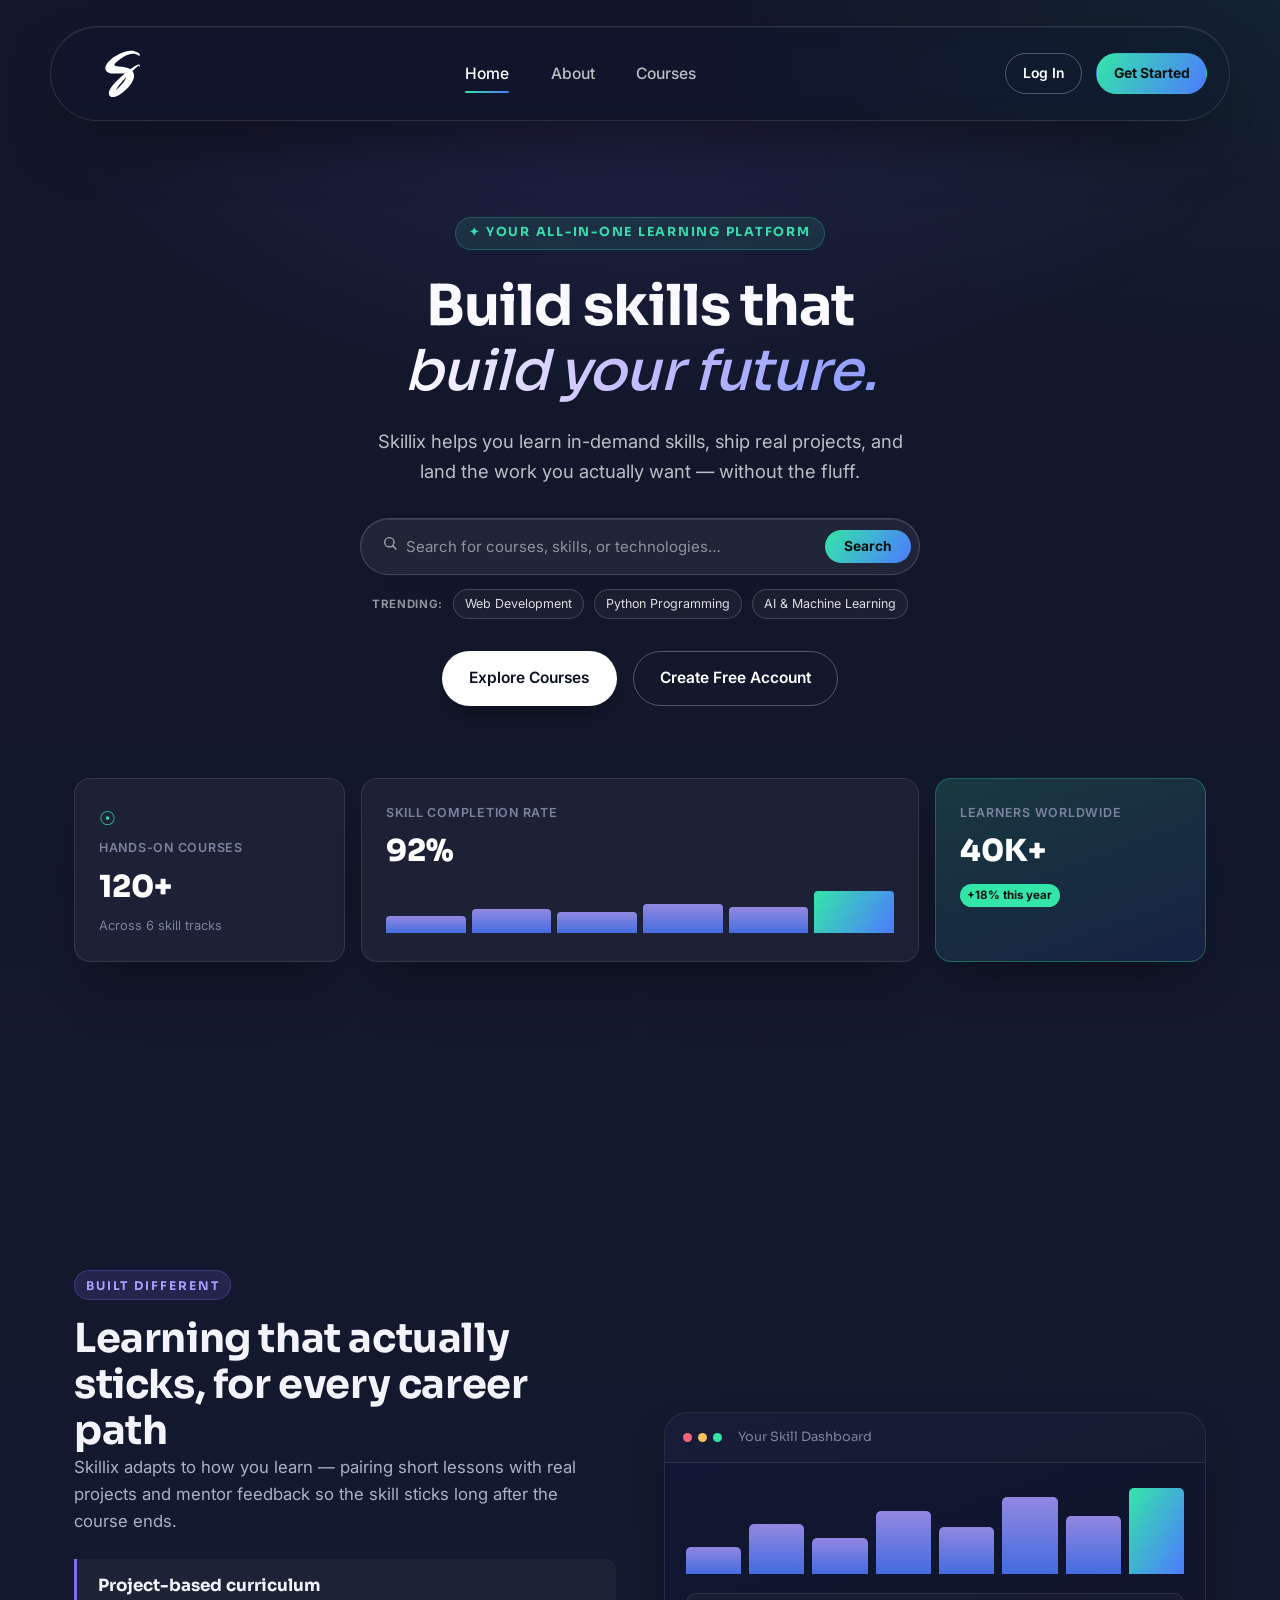
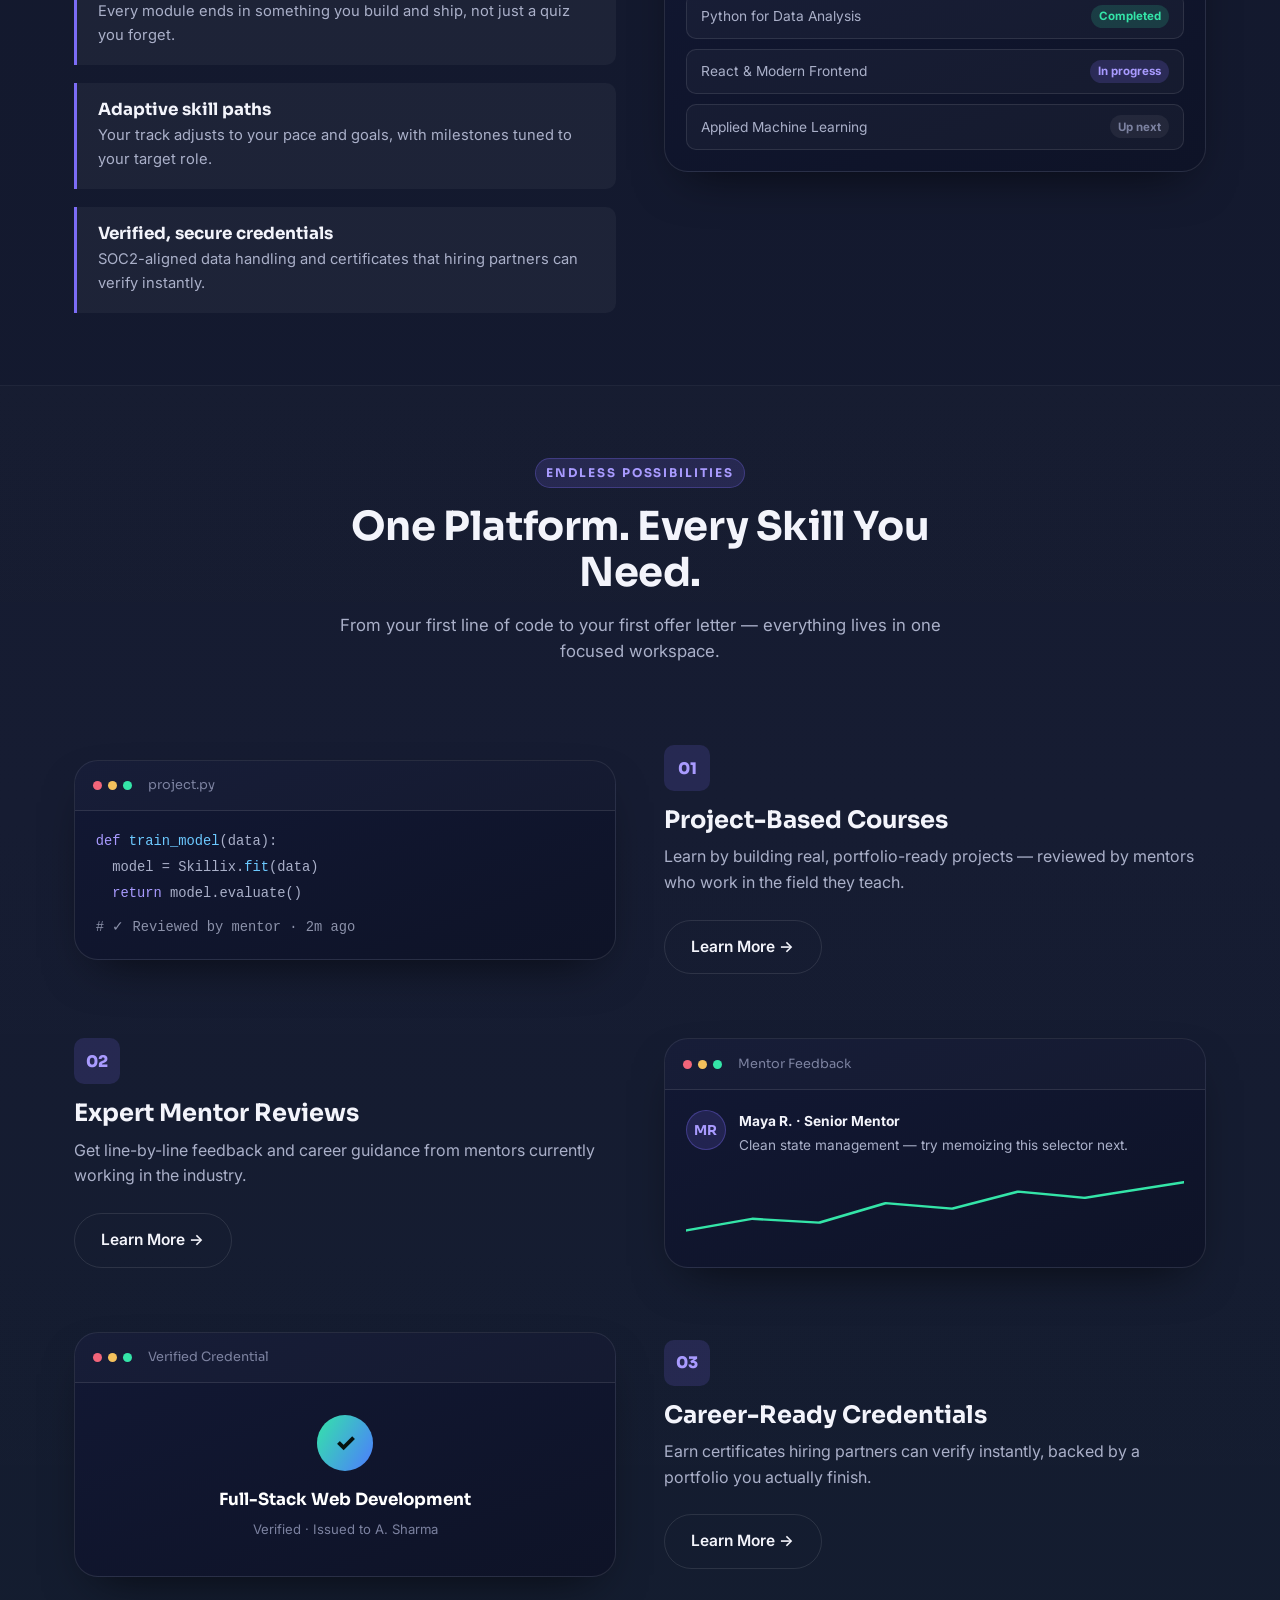
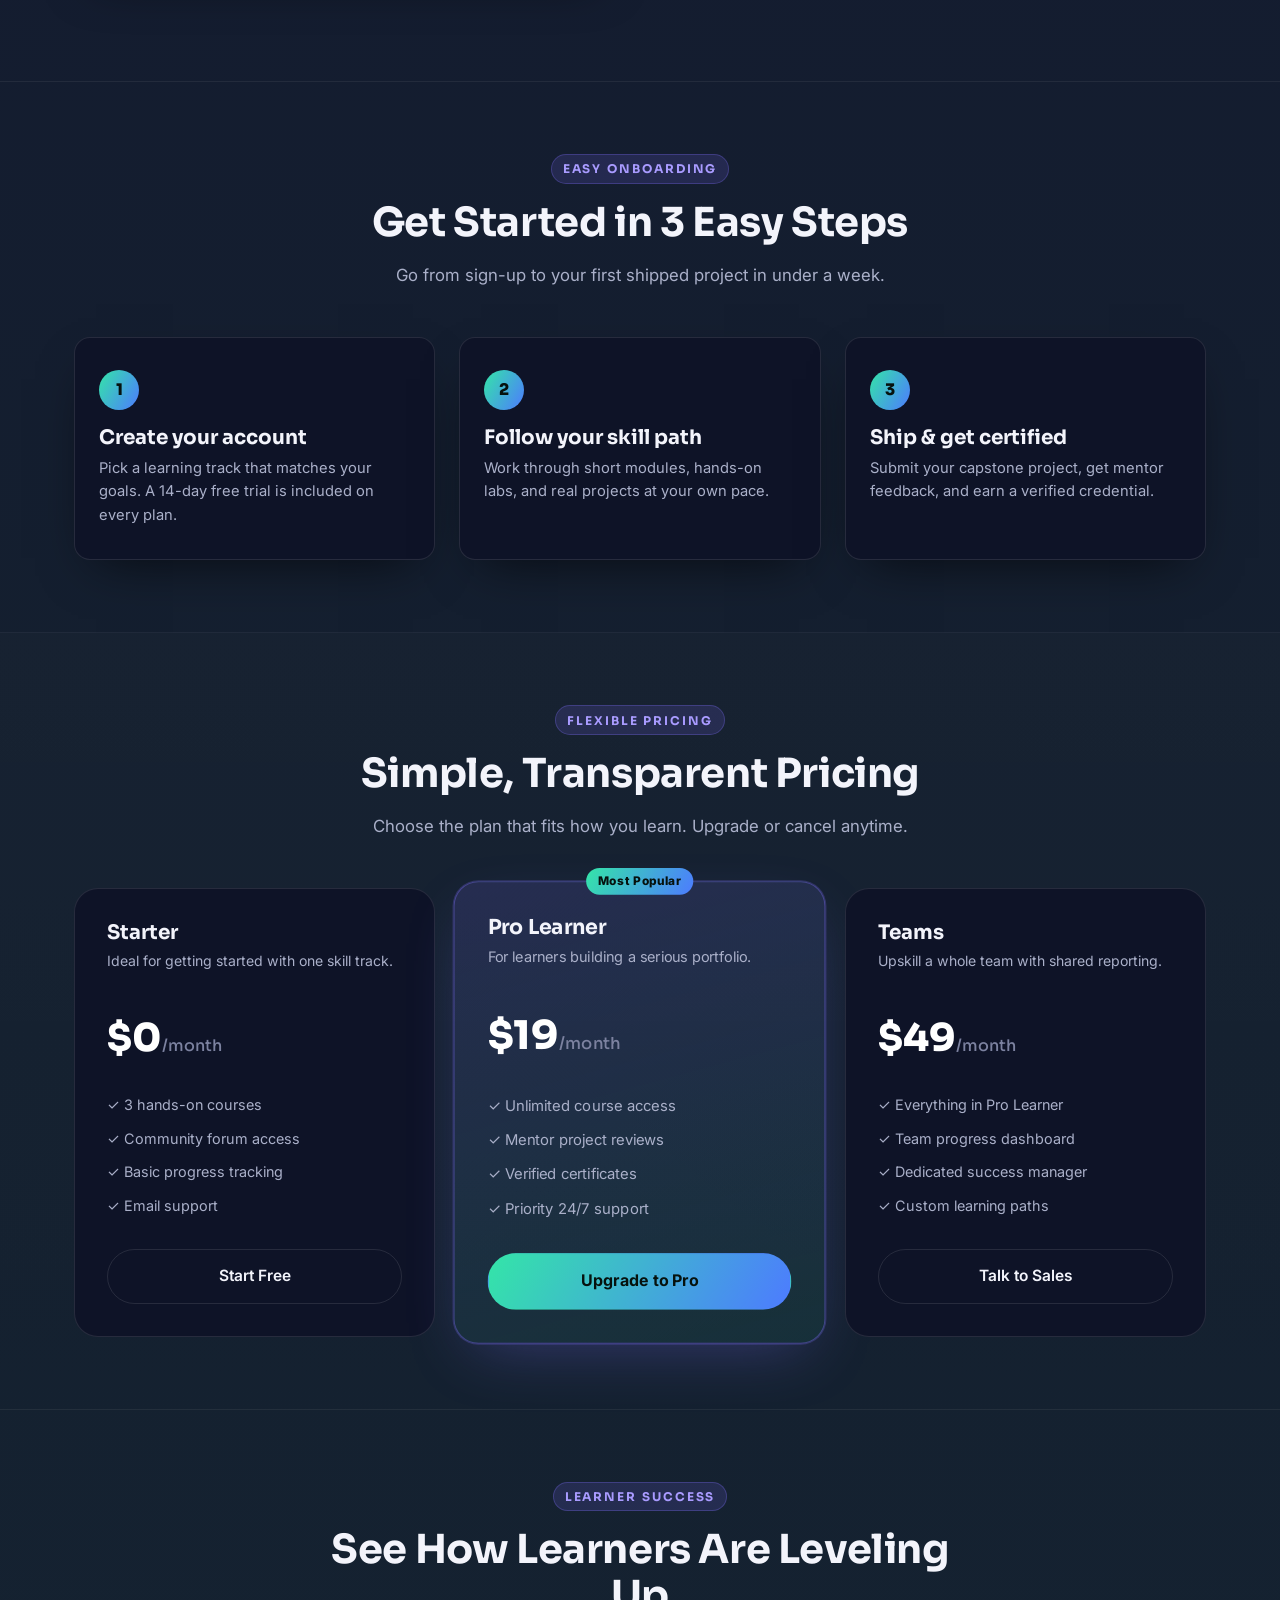
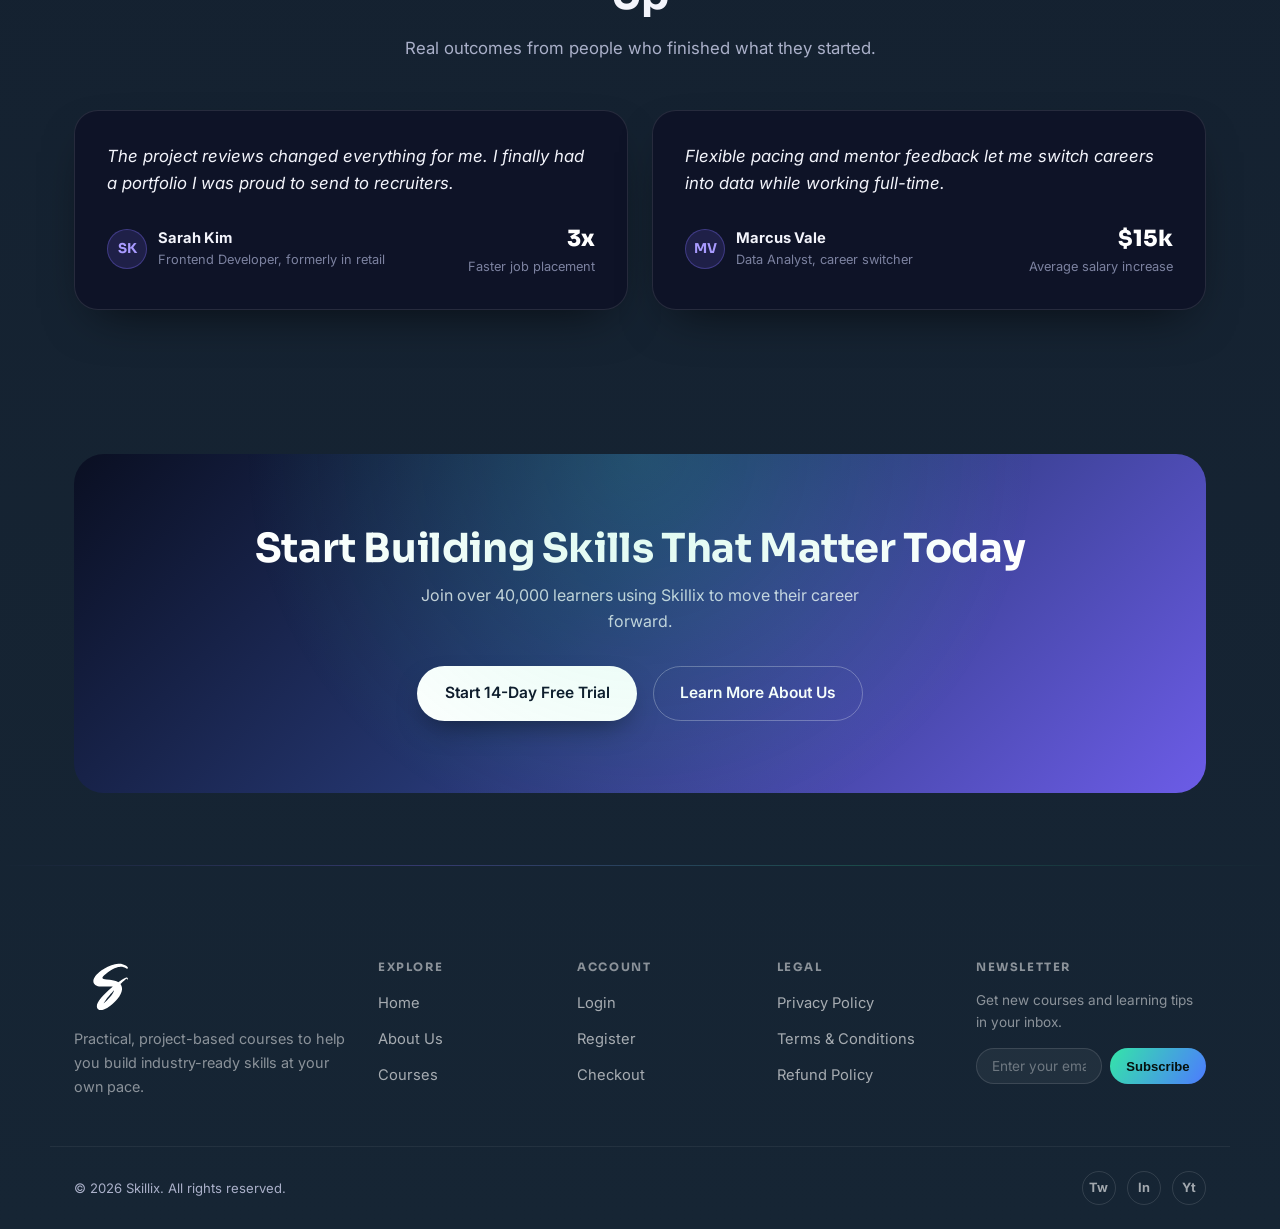
<file: index.html>
<!DOCTYPE html>
<html lang="en">

<head>
  <meta charset="UTF-8">
  <meta name="viewport" content="width=device-width, initial-scale=1.0">
  <title>Skillix — Learn Skills. Build Your Future.</title>
  <meta name="description"
    content="Skillix is an online learning platform offering practical, industry-ready courses in programming, web development, data and AI.">
  <link rel="stylesheet" href="css/index.css">
  <link rel="icon" type="image/svg+xml" href="/favicon.svg">
</head>

<body>

  <header class="site-header">
    <div class="container navbar">
      <a href="index.html" class="brand"><img src="images/logo.svg" alt="Skillix logo"
          class="brand-mark-img"></a>
      <input type="checkbox" id="nav-toggle" class="nav-toggle-checkbox">
      <nav class="nav-links" aria-label="Primary">
        <a href="index.html" class="is-active">Home</a>
        <a href="about.html">About</a>
        <a href="services.html">Courses</a>
      </nav>
      <div class="nav-cta">
        <a href="login.html" class="btn btn-outline btn-sm">Log In</a>
        <a href="register.html" class="btn btn-solid btn-sm">Get Started</a>
        <label for="nav-toggle" class="nav-toggle" aria-label="Toggle navigation menu">&#9776;</label>
      </div>
    </div>
  </header>

  <main>
    <!-- Hero -->
    <section class="hero">
      <div class="container hero-grid-center">
        <span class="hero-eyebrow">&#10022; Your All-in-One Learning Platform</span>
        <h1>Build skills that<span class="accent">build your future.</span></h1>
        <p class="hero-sub">Skillix helps you learn in-demand skills, ship real projects, and land the work you actually
          want — without the fluff.</p>

        <form class="hero-search" action="services.html" method="get">
          <div class="search-row">
            <span class="search-icon" aria-hidden="true">
              <svg width="16" height="16" viewBox="0 0 24 24" fill="none" xmlns="http://www.w3.org/2000/svg">
                <circle cx="11" cy="11" r="7" stroke="currentColor" stroke-width="2" />
                <line x1="16.5" y1="16.5" x2="21" y2="21" stroke="currentColor" stroke-width="2"
                  stroke-linecap="round" />
              </svg>
            </span>
            <label for="hero-search-input" class="visually-hidden">Search for courses, skills, or technologies</label>
            <input type="text" id="hero-search-input" name="q" class="search-input"
              placeholder="Search for courses, skills, or technologies&hellip;">
            <button type="submit" class="search-btn">Search</button>
          </div>
          <div class="trending-row">
            <span class="trending-label">Trending:</span>
            <a href="services.html" class="trending-chip">Web Development</a>
            <a href="services.html" class="trending-chip">Python Programming</a>
            <a href="services.html" class="trending-chip">AI &amp; Machine Learning</a>
          </div>
        </form>

        <div class="hero-actions center">
          <a href="services.html" class="btn btn-primary">Explore Courses</a>
          <a href="register.html" class="btn btn-outline">Create Free Account</a>
        </div>
      </div>

      <!-- Stat cards -->
      <div class="container stats-grid">
        <div class="stat-card">
          <span class="stat-icon">&#9737;</span>
          <span class="stat-label">Hands-on Courses</span>
          <span class="stat-value">120+</span>
          <span class="stat-note">Across 6 skill tracks</span>
        </div>
        <div class="stat-card stat-card--wide">
          <span class="stat-label">Skill Completion Rate</span>
          <span class="stat-value">92%</span>
          <div class="stat-bars" aria-hidden="true">
            <span style="--h:38%"></span><span style="--h:52%"></span><span style="--h:47%"></span>
            <span style="--h:64%"></span><span style="--h:58%"></span><span style="--h:92%"></span>
          </div>
        </div>
        <div class="stat-card stat-card--accent">
          <span class="stat-label">Learners Worldwide</span>
          <span class="stat-value">40K+</span>
          <span class="stat-chip">+18% this year</span>
        </div>
        <div class="stat-card">
          <span class="stat-label">Hiring Partners</span>
          <span class="stat-value">500+</span>
          <span class="stat-note">Reviewing real portfolios</span>
        </div>
        <div class="stat-card">
          <span class="stat-label">Average Rating</span>
          <span class="stat-value">4.9<span class="stat-value-sm">/5</span></span>
          <span class="stat-note">From 12,000+ reviews</span>
        </div>
        <div class="stat-card">
          <span class="stat-label">Mentor Support</span>
          <span class="stat-value">24/7</span>
          <span class="stat-note">Real humans, not bots</span>
        </div>
      </div>
    </section>

    <!-- Impact / why section -->
    <section class="section">
      <div class="container impact-split">
        <div class="impact-copy">
          <span class="eyebrow">Built Different</span>
          <h2>Learning that actually sticks, for every career path</h2>
          <p>Skillix adapts to how you learn — pairing short lessons with real projects and mentor feedback so the skill
            sticks long after the course ends.</p>

          <div class="impact-list">
            <div class="impact-item">
              <h3>Project-based curriculum</h3>
              <p>Every module ends in something you build and ship, not just a quiz you forget.</p>
            </div>
            <div class="impact-item">
              <h3>Adaptive skill paths</h3>
              <p>Your track adjusts to your pace and goals, with milestones tuned to your target role.</p>
            </div>
            <div class="impact-item">
              <h3>Verified, secure credentials</h3>
              <p>SOC2-aligned data handling and certificates that hiring partners can verify instantly.</p>
            </div>
          </div>
        </div>

        <div class="impact-media">
          <div class="mock-panel">
            <div class="mock-panel-head">
              <span class="dot dot-r"></span><span class="dot dot-y"></span><span class="dot dot-g"></span>
              <span class="mock-panel-title">Your Skill Dashboard</span>
            </div>
            <div class="mock-panel-body">
              <div class="mock-chart">
                <span style="--h:30%"></span><span style="--h:55%"></span><span style="--h:40%"></span>
                <span style="--h:70%"></span><span style="--h:52%"></span><span style="--h:85%"></span>
                <span style="--h:64%"></span><span style="--h:96%"></span>
              </div>
              <div class="mock-rows">
                <div class="mock-row"><span>Python for Data Analysis</span><span
                    class="mock-pill mock-pill--done">Completed</span></div>
                <div class="mock-row"><span>React &amp; Modern Frontend</span><span class="mock-pill mock-pill--live">In
                    progress</span></div>
                <div class="mock-row"><span>Applied Machine Learning</span><span class="mock-pill">Up next</span></div>
              </div>
            </div>
          </div>
        </div>
      </div>
    </section>

    <!-- One platform / features showcase -->
    <section class="section section-alt">
      <div class="container">
        <div class="section-head center">
          <span class="eyebrow">Endless Possibilities</span>
          <h2>One Platform. Every Skill You Need.</h2>
          <p>From your first line of code to your first offer letter — everything lives in one focused workspace.</p>
        </div>

        <div class="showcase-row">
          <div class="showcase-media">
            <div class="mock-panel mock-panel--code">
              <div class="mock-panel-head">
                <span class="dot dot-r"></span><span class="dot dot-y"></span><span class="dot dot-g"></span>
                <span class="mock-panel-title">project.py</span>
              </div>
              <div class="mock-code">
                <p><span class="tok-kw">def</span> <span class="tok-fn">train_model</span>(data):</p>
                <p>&nbsp;&nbsp;model = Skillix.<span class="tok-fn">fit</span>(data)</p>
                <p>&nbsp;&nbsp;<span class="tok-kw">return</span> model.evaluate()</p>
                <p class="tok-comment"># ✓ Reviewed by mentor · 2m ago</p>
              </div>
            </div>
          </div>
          <div class="showcase-copy">
            <span class="feature-icon">01</span>
            <h3>Project-Based Courses</h3>
            <p>Learn by building real, portfolio-ready projects — reviewed by mentors who work in the field they teach.
            </p>
            <a href="services.html" class="btn btn-outline-dark">Learn More &rarr;</a>
          </div>
        </div>

        <div class="showcase-row showcase-row--reverse">
          <div class="showcase-media">
            <div class="mock-panel mock-panel--analytics">
              <div class="mock-panel-head">
                <span class="dot dot-r"></span><span class="dot dot-y"></span><span class="dot dot-g"></span>
                <span class="mock-panel-title">Mentor Feedback</span>
              </div>
              <div class="mock-panel-body">
                <div class="mock-feedback">
                  <span class="avatar-circle">MR</span>
                  <div>
                    <p class="mock-feedback-name">Maya R. &middot; Senior Mentor</p>
                    <p class="mock-feedback-note">Clean state management — try memoizing this selector next.</p>
                  </div>
                </div>
                <div class="mock-line-graph" aria-hidden="true">
                  <svg viewBox="0 0 300 90" preserveAspectRatio="none">
                    <polyline points="0,70 40,55 80,60 120,35 160,42 200,20 240,28 300,8" />
                  </svg>
                </div>
              </div>
            </div>
          </div>
          <div class="showcase-copy">
            <span class="feature-icon">02</span>
            <h3>Expert Mentor Reviews</h3>
            <p>Get line-by-line feedback and career guidance from mentors currently working in the industry.</p>
            <a href="services.html" class="btn btn-outline-dark">Learn More &rarr;</a>
          </div>
        </div>

        <div class="showcase-row">
          <div class="showcase-media">
            <div class="mock-panel mock-panel--cert">
              <div class="mock-panel-head">
                <span class="dot dot-r"></span><span class="dot dot-y"></span><span class="dot dot-g"></span>
                <span class="mock-panel-title">Verified Credential</span>
              </div>
              <div class="mock-cert">
                <span class="mock-cert-badge">&#10003;</span>
                <p class="mock-cert-title">Full-Stack Web Development</p>
                <p class="mock-cert-sub">Verified &middot; Issued to A. Sharma</p>
              </div>
            </div>
          </div>
          <div class="showcase-copy">
            <span class="feature-icon">03</span>
            <h3>Career-Ready Credentials</h3>
            <p>Earn certificates hiring partners can verify instantly, backed by a portfolio you actually finish.</p>
            <a href="services.html" class="btn btn-outline-dark">Learn More &rarr;</a>
          </div>
        </div>
      </div>
    </section>

    <!-- Steps -->
    <section class="section">
      <div class="container">
        <div class="section-head center">
          <span class="eyebrow">Easy Onboarding</span>
          <h2>Get Started in 3 Easy Steps</h2>
          <p>Go from sign-up to your first shipped project in under a week.</p>
        </div>
        <div class="steps-grid">
          <div class="step-card">
            <span class="step-num">1</span>
            <h3>Create your account</h3>
            <p>Pick a learning track that matches your goals. A 14-day free trial is included on every plan.</p>
          </div>
          <div class="step-card">
            <span class="step-num">2</span>
            <h3>Follow your skill path</h3>
            <p>Work through short modules, hands-on labs, and real projects at your own pace.</p>
          </div>
          <div class="step-card">
            <span class="step-num">3</span>
            <h3>Ship &amp; get certified</h3>
            <p>Submit your capstone project, get mentor feedback, and earn a verified credential.</p>
          </div>
        </div>
      </div>
    </section>

    <!-- Pricing -->
    <section class="section section-alt">
      <div class="container">
        <div class="section-head center">
          <span class="eyebrow">Flexible Pricing</span>
          <h2>Simple, Transparent Pricing</h2>
          <p>Choose the plan that fits how you learn. Upgrade or cancel anytime.</p>
        </div>
        <div class="pricing-grid">
          <div class="price-card">
            <h3>Starter</h3>
            <p class="price-desc">Ideal for getting started with one skill track.</p>
            <p class="price-amount">$0<span>/month</span></p>
            <ul class="price-features">
              <li>&#10003; 3 hands-on courses</li>
              <li>&#10003; Community forum access</li>
              <li>&#10003; Basic progress tracking</li>
              <li>&#10003; Email support</li>
            </ul>
            <a href="register.html" class="btn btn-outline-dark btn-block">Start Free</a>
          </div>
          <div class="price-card price-card--featured">
            <span class="price-badge">Most Popular</span>
            <h3>Pro Learner</h3>
            <p class="price-desc">For learners building a serious portfolio.</p>
            <p class="price-amount">$19<span>/month</span></p>
            <ul class="price-features">
              <li>&#10003; Unlimited course access</li>
              <li>&#10003; Mentor project reviews</li>
              <li>&#10003; Verified certificates</li>
              <li>&#10003; Priority 24/7 support</li>
            </ul>
            <a href="register.html" class="btn btn-solid btn-block">Upgrade to Pro</a>
          </div>
          <div class="price-card">
            <h3>Teams</h3>
            <p class="price-desc">Upskill a whole team with shared reporting.</p>
            <p class="price-amount">$49<span>/month</span></p>
            <ul class="price-features">
              <li>&#10003; Everything in Pro Learner</li>
              <li>&#10003; Team progress dashboard</li>
              <li>&#10003; Dedicated success manager</li>
              <li>&#10003; Custom learning paths</li>
            </ul>
            <a href="register.html" class="btn btn-outline-dark btn-block">Talk to Sales</a>
          </div>
        </div>
      </div>
    </section>

    <!-- Testimonials -->
    <section class="section">
      <div class="container">
        <div class="section-head center">
          <span class="eyebrow">Learner Success</span>
          <h2>See How Learners Are Leveling Up</h2>
          <p>Real outcomes from people who finished what they started.</p>
        </div>
        <div class="testimonial-grid">
          <div class="testimonial-card">
            <p class="testimonial-quote">The project reviews changed everything for me. I finally had a portfolio I was
              proud to send to recruiters.</p>
            <div class="testimonial-footer">
              <div class="testimonial-person">
                <span class="avatar-circle">SK</span>
                <div>
                  <p class="testimonial-name">Sarah Kim</p>
                  <p class="testimonial-role">Frontend Developer, formerly in retail</p>
                </div>
              </div>
              <div class="testimonial-stat">
                <span class="stat-value">3x</span>
                <span class="stat-note">Faster job placement</span>
              </div>
            </div>
          </div>
          <div class="testimonial-card">
            <p class="testimonial-quote">Flexible pacing and mentor feedback let me switch careers into data while
              working full-time.</p>
            <div class="testimonial-footer">
              <div class="testimonial-person">
                <span class="avatar-circle">MV</span>
                <div>
                  <p class="testimonial-name">Marcus Vale</p>
                  <p class="testimonial-role">Data Analyst, career switcher</p>
                </div>
              </div>
              <div class="testimonial-stat">
                <span class="stat-value">$15k</span>
                <span class="stat-note">Average salary increase</span>
              </div>
            </div>
          </div>
        </div>
      </div>
    </section>

    <!-- CTA banner -->
    <section class="section">
      <div class="container">
        <div class="cta-banner">
          <h2>Start Building Skills That Matter Today</h2>
          <p>Join over 40,000 learners using Skillix to move their career forward.</p>
          <div class="hero-actions center">
            <a href="register.html" class="btn btn-primary">Start 14-Day Free Trial</a>
            <a href="about.html" class="btn btn-outline">Learn More About Us</a>
          </div>
        </div>
      </div>
    </section>
  </main>

  <footer class="site-footer">
    <div class="container footer-grid">
      <div class="footer-brand">
        <a href="index.html" class="brand"><img src="images/logo.svg" alt="Skillix logo"
            class="brand-mark-img"></a>
        <p>Practical, project-based courses to help you build industry-ready skills at your own pace.</p>
      </div>
      <div class="footer-col">
        <h4>Explore</h4>
        <ul>
          <li><a href="index.html">Home</a></li>
          <li><a href="about.html">About Us</a></li>
          <li><a href="services.html">Courses</a></li>
        </ul>
      </div>
      <div class="footer-col">
        <h4>Account</h4>
        <ul>
          <li><a href="login.html">Login</a></li>
          <li><a href="register.html">Register</a></li>
          <li><a href="payment.html">Checkout</a></li>
        </ul>
      </div>
      <div class="footer-col">
        <h4>Legal</h4>
        <ul>
          <li><a href="legal.html">Privacy Policy</a></li>
          <li><a href="legal.html">Terms &amp; Conditions</a></li>
          <li><a href="legal.html">Refund Policy</a></li>
        </ul>
      </div>
      <div class="footer-col footer-newsletter">
        <h4>Newsletter</h4>
        <p>Get new courses and learning tips in your inbox.</p>
        <form class="newsletter-form" onsubmit="return false;">
          <label for="newsletter-email" class="visually-hidden">Email address</label>
          <input type="email" id="newsletter-email" placeholder="Enter your email">
          <button type="submit">Subscribe</button>
        </form>
      </div>
    </div>
    <div class="container footer-bottom">
      <p>&copy; 2026 Skillix. All rights reserved.</p>
      <div class="footer-socials">
        <a href="#" aria-label="Skillix on Twitter">Tw</a>
        <a href="#" aria-label="Skillix on LinkedIn">In</a>
        <a href="#" aria-label="Skillix on YouTube">Yt</a>
      </div>
    </div>
  </footer>

</body>

</html>
</file>
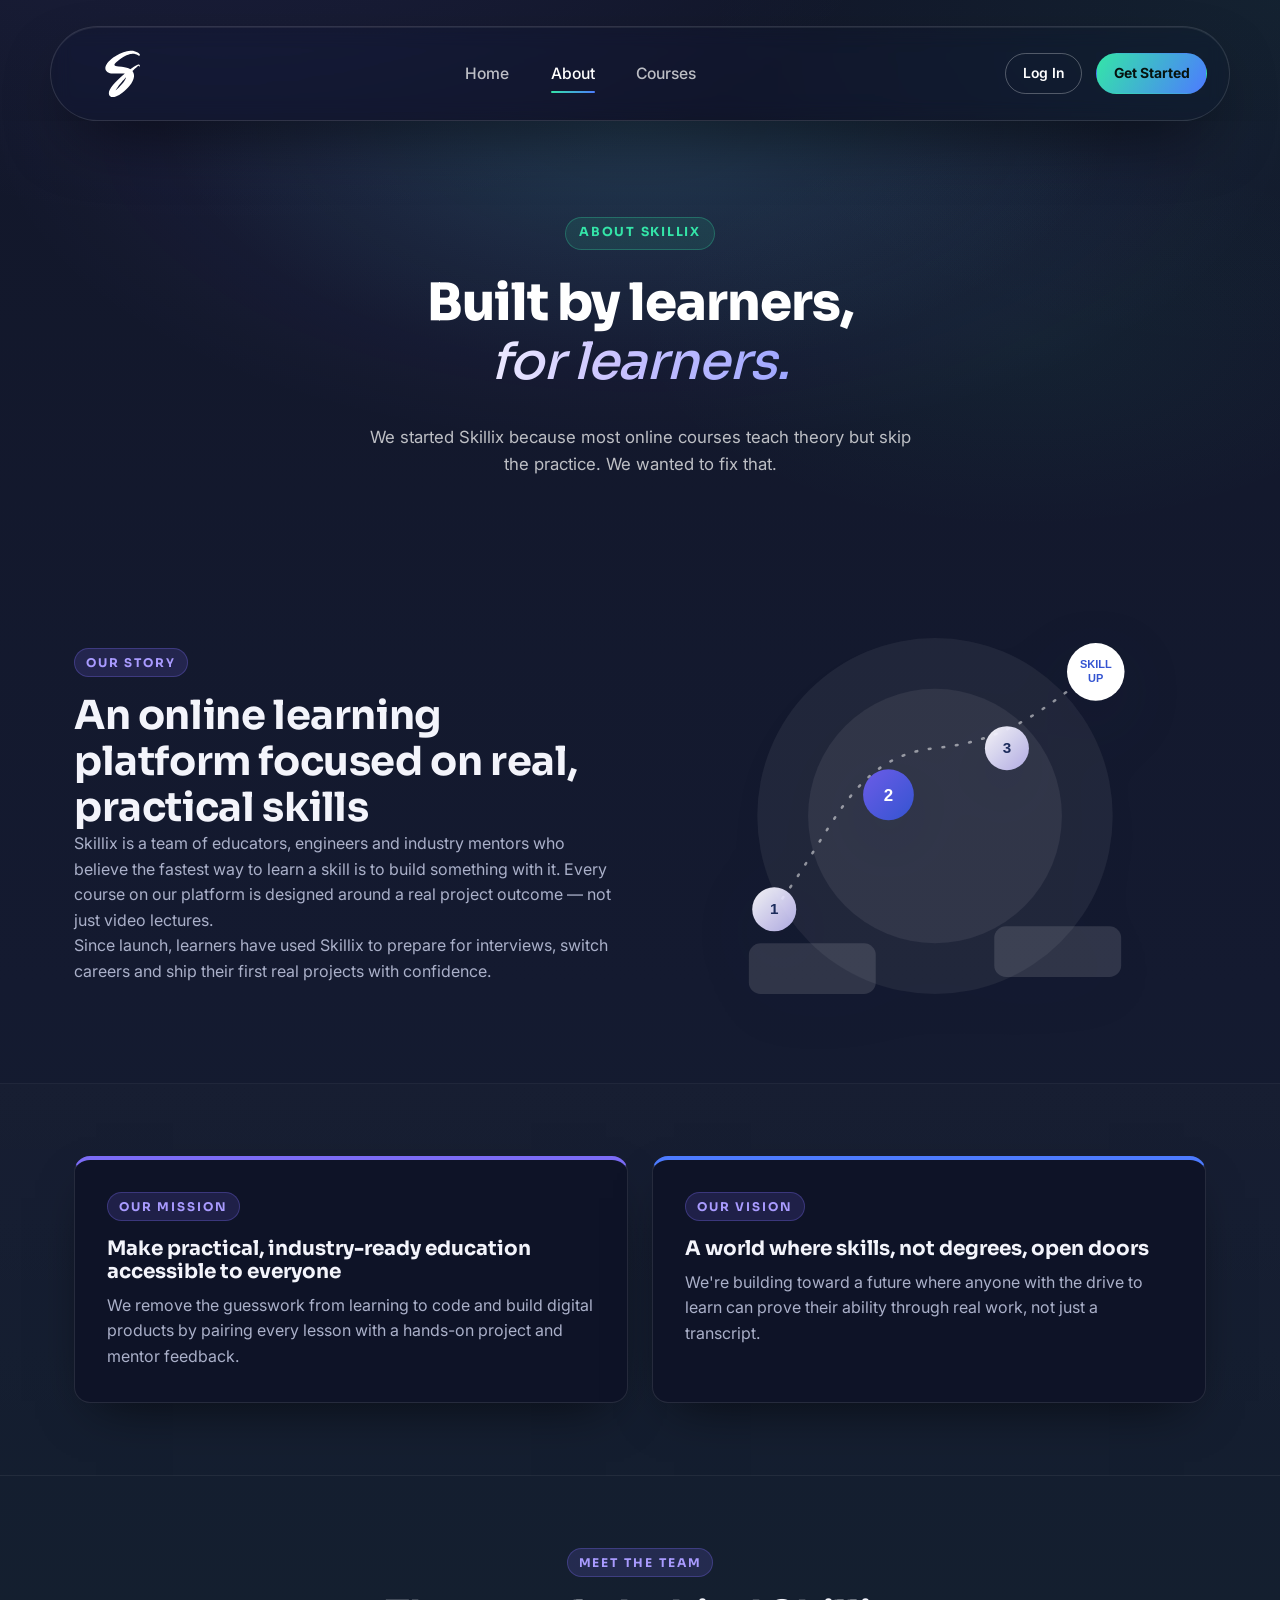
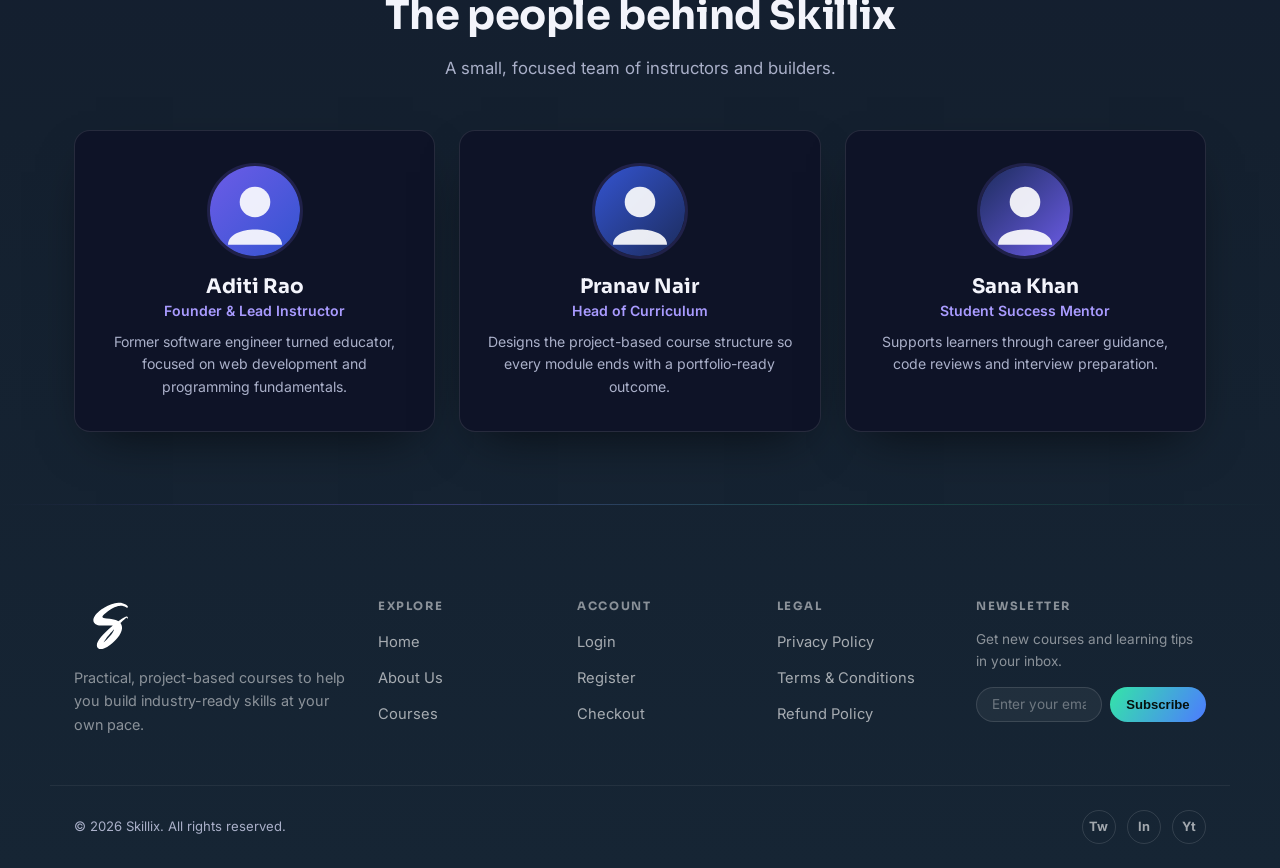
<file: about.html>
<!DOCTYPE html>
<html lang="en">

<head>
  <meta charset="UTF-8">
  <meta name="viewport" content="width=device-width, initial-scale=1.0">
  <title>About Us — Skillix</title>
  <meta name="description" content="Learn about Skillix's mission, vision and the team behind the platform.">
  <link rel="stylesheet" href="css/index.css">
</head>

<body>

  <header class="site-header">
    <div class="container navbar">
      <a href="index.html" class="brand"><img src="images/logo.svg" alt="Skillix logo"
          class="brand-mark-img"></a>
      <input type="checkbox" id="nav-toggle" class="nav-toggle-checkbox">
      <nav class="nav-links" aria-label="Primary">
        <a href="index.html">Home</a>
        <a href="about.html" class="is-active">About</a>
        <a href="services.html">Courses</a>
      </nav>
      <div class="nav-cta">
        <a href="login.html" class="btn btn-outline btn-sm">Log In</a>
        <a href="register.html" class="btn btn-solid btn-sm">Get Started</a>
        <label for="nav-toggle" class="nav-toggle" aria-label="Toggle navigation menu">&#9776;</label>
      </div>
    </div>
  </header>

  <main>
    <section class="page-header">
      <div class="container">
        <span class="hero-eyebrow">About Skillix</span>
        <h1>Built by learners,<span class="accent">for learners.</span></h1>
        <p>We started Skillix because most online courses teach theory but skip the practice. We wanted to fix that.</p>
      </div>
    </section>

    <section class="section">
      <div class="container about-split">
        <div class="about-copy">
          <span class="eyebrow">Our Story</span>
          <h2>An online learning platform focused on real, practical skills</h2>
          <p>Skillix is a team of educators, engineers and industry mentors who believe the fastest way to learn a skill
            is to build something with it. Every course on our platform is designed around a real project outcome — not
            just video lectures.</p>
          <p>Since launch, learners have used Skillix to prepare for interviews, switch careers and ship their first
            real projects with confidence.</p>
        </div>
        <div class="path-graphic">
          <img src="images/hero-art.svg"
            alt="Abstract graphic of connected milestones representing the Skillix learning journey"
            style="filter:drop-shadow(0 20px 30px rgba(15,27,61,0.15));">
        </div>
      </div>
    </section>

    <section class="section section-alt">
      <div class="container">
        <div class="mv-grid">
          <article class="card mv-card mission">
            <span class="eyebrow">Our Mission</span>
            <h3>Make practical, industry-ready education accessible to everyone</h3>
            <p>We remove the guesswork from learning to code and build digital products by pairing every lesson with a
              hands-on project and mentor feedback.</p>
          </article>
          <article class="card mv-card vision">
            <span class="eyebrow">Our Vision</span>
            <h3>A world where skills, not degrees, open doors</h3>
            <p>We're building toward a future where anyone with the drive to learn can prove their ability through real
              work, not just a transcript.</p>
          </article>
        </div>
      </div>
    </section>

    <section class="section">
      <div class="container">
        <div class="section-head" style="margin-inline:auto; text-align:center;">
          <span class="eyebrow">Meet the Team</span>
          <h2>The people behind Skillix</h2>
          <p>A small, focused team of instructors and builders.</p>
        </div>
        <div class="team-grid">
          <article class="card team-card">
            <div class="team-avatar">
              <img src="images/team-1.svg" alt="Portrait of Aditi Rao, Founder and Lead Instructor at Skillix">
            </div>
            <h3>Aditi Rao</h3>
            <p class="team-role">Founder &amp; Lead Instructor</p>
            <p class="team-bio">Former software engineer turned educator, focused on web development and programming
              fundamentals.</p>
          </article>
          <article class="card team-card">
            <div class="team-avatar">
              <img src="images/team-2.svg" alt="Portrait of Pranav Nair, Head of Curriculum at Skillix">
            </div>
            <h3>Pranav Nair</h3>
            <p class="team-role">Head of Curriculum</p>
            <p class="team-bio">Designs the project-based course structure so every module ends with a portfolio-ready
              outcome.</p>
          </article>
          <article class="card team-card">
            <div class="team-avatar">
              <img src="images/team-3.svg" alt="Portrait of Sana Khan, Student Success Mentor at Skillix">
            </div>
            <h3>Sana Khan</h3>
            <p class="team-role">Student Success Mentor</p>
            <p class="team-bio">Supports learners through career guidance, code reviews and interview preparation.</p>
          </article>
        </div>
      </div>
    </section>
  </main>

  <footer class="site-footer">
    <div class="container footer-grid">
      <div class="footer-brand">
        <a href="index.html" class="brand"><img src="images/logo.svg" alt="Skillix logo"
            class="brand-mark-img"></a>
        <p>Practical, project-based courses to help you build industry-ready skills at your own pace.</p>
      </div>
      <div class="footer-col">
        <h4>Explore</h4>
        <ul>
          <li><a href="index.html">Home</a></li>
          <li><a href="about.html">About Us</a></li>
          <li><a href="services.html">Courses</a></li>
        </ul>
      </div>
      <div class="footer-col">
        <h4>Account</h4>
        <ul>
          <li><a href="login.html">Login</a></li>
          <li><a href="register.html">Register</a></li>
          <li><a href="payment.html">Checkout</a></li>
        </ul>
      </div>
      <div class="footer-col">
        <h4>Legal</h4>
        <ul>
          <li><a href="legal.html">Privacy Policy</a></li>
          <li><a href="legal.html">Terms &amp; Conditions</a></li>
          <li><a href="legal.html">Refund Policy</a></li>
        </ul>
      </div>
      <div class="footer-col footer-newsletter">
        <h4>Newsletter</h4>
        <p>Get new courses and learning tips in your inbox.</p>
        <form class="newsletter-form" onsubmit="return false;">
          <label for="newsletter-email" class="visually-hidden">Email address</label>
          <input type="email" id="newsletter-email" placeholder="Enter your email">
          <button type="submit">Subscribe</button>
        </form>
      </div>
    </div>
    <div class="container footer-bottom">
      <p>&copy; 2026 Skillix. All rights reserved.</p>
      <div class="footer-socials">
        <a href="#" aria-label="Skillix on Twitter">Tw</a>
        <a href="#" aria-label="Skillix on LinkedIn">In</a>
        <a href="#" aria-label="Skillix on YouTube">Yt</a>
      </div>
    </div>
  </footer>

</body>

</html>
</file>
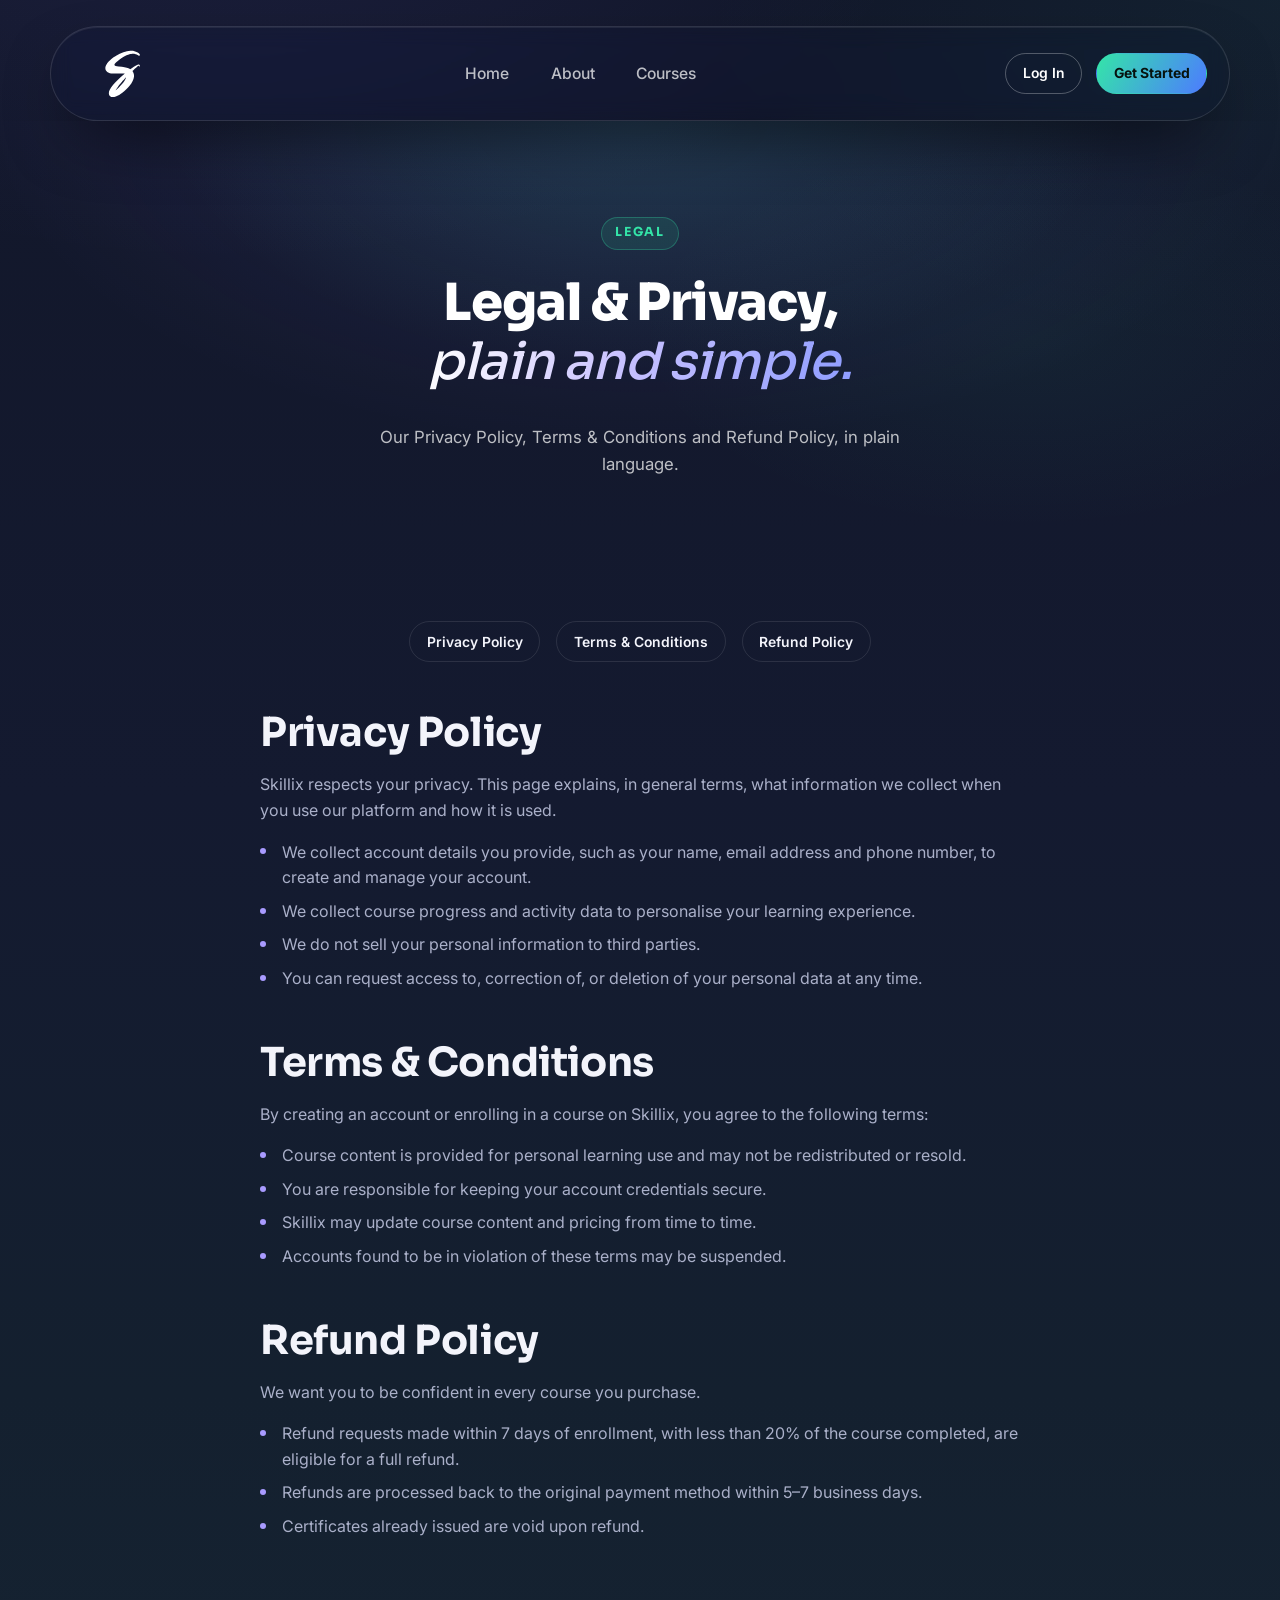
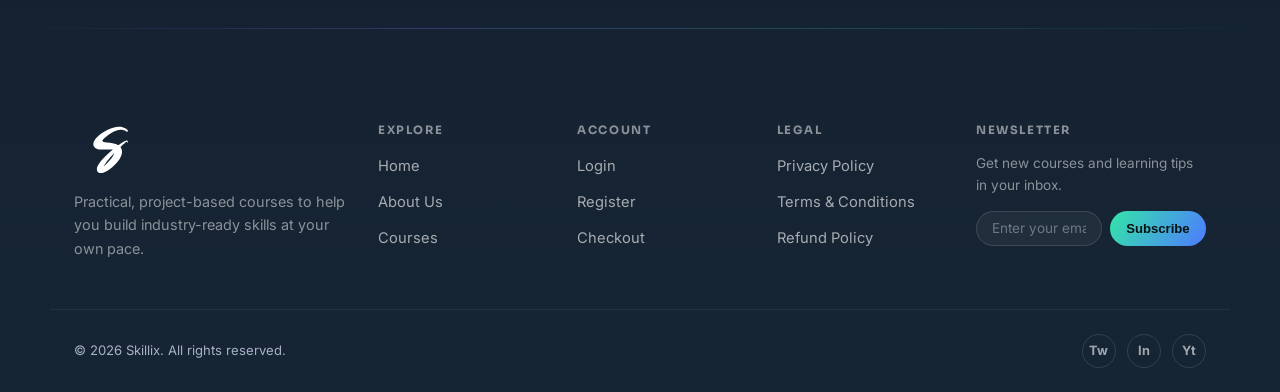
<file: legal.html>
<!DOCTYPE html>
<html lang="en">

<head>
  <meta charset="UTF-8">
  <meta name="viewport" content="width=device-width, initial-scale=1.0">
  <title>Legal &amp; Privacy — Skillix</title>
  <meta name="description" content="Skillix's Privacy Policy, Terms & Conditions and Refund Policy.">
  <link rel="stylesheet" href="css/index.css">
</head>

<body>

  <header class="site-header">
    <div class="container navbar">
      <a href="index.html" class="brand"><img src="images/logo.svg" alt="Skillix logo"
          class="brand-mark-img"></a>
      <input type="checkbox" id="nav-toggle" class="nav-toggle-checkbox">
      <nav class="nav-links" aria-label="Primary">
        <a href="index.html">Home</a>
        <a href="about.html">About</a>
        <a href="services.html">Courses</a>
      </nav>
      <div class="nav-cta">
        <a href="login.html" class="btn btn-outline btn-sm">Log In</a>
        <a href="register.html" class="btn btn-solid btn-sm">Get Started</a>
        <label for="nav-toggle" class="nav-toggle" aria-label="Toggle navigation menu">&#9776;</label>
      </div>
    </div>
  </header>

  <main>
    <section class="page-header">
      <div class="container">
        <span class="hero-eyebrow">Legal</span>
        <h1>Legal &amp; Privacy,<span class="accent">plain and simple.</span></h1>
        <p>Our Privacy Policy, Terms &amp; Conditions and Refund Policy, in plain language.</p>
      </div>
    </section>

    <section class="section">
      <div class="container">
        <div class="legal-index">
          <a href="#privacy" class="btn btn-outline-dark btn-sm">Privacy Policy</a>
          <a href="#terms" class="btn btn-outline-dark btn-sm">Terms &amp; Conditions</a>
          <a href="#refund" class="btn btn-outline-dark btn-sm">Refund Policy</a>
        </div>

        <div class="text-block">
          <h2 id="privacy">Privacy Policy</h2>
          <p>Skillix respects your privacy. This page explains, in general terms, what information we collect when you
            use our platform and how it is used.</p>
          <ul>
            <li>We collect account details you provide, such as your name, email address and phone number, to create and
              manage your account.</li>
            <li>We collect course progress and activity data to personalise your learning experience.</li>
            <li>We do not sell your personal information to third parties.</li>
            <li>You can request access to, correction of, or deletion of your personal data at any time.</li>
          </ul>

          <h2 id="terms">Terms &amp; Conditions</h2>
          <p>By creating an account or enrolling in a course on Skillix, you agree to the following terms:</p>
          <ul>
            <li>Course content is provided for personal learning use and may not be redistributed or resold.</li>
            <li>You are responsible for keeping your account credentials secure.</li>
            <li>Skillix may update course content and pricing from time to time.</li>
            <li>Accounts found to be in violation of these terms may be suspended.</li>
          </ul>

          <h2 id="refund">Refund Policy</h2>
          <p>We want you to be confident in every course you purchase.</p>
          <ul>
            <li>Refund requests made within 7 days of enrollment, with less than 20% of the course completed, are
              eligible for a full refund.</li>
            <li>Refunds are processed back to the original payment method within 5–7 business days.</li>
            <li>Certificates already issued are void upon refund.</li>
          </ul>
        </div>
      </div>
    </section>
  </main>

  <footer class="site-footer">
    <div class="container footer-grid">
      <div class="footer-brand">
        <a href="index.html" class="brand"><img src="images/logo.svg" alt="Skillix logo"
            class="brand-mark-img"></a>
        <p>Practical, project-based courses to help you build industry-ready skills at your own pace.</p>
      </div>
      <div class="footer-col">
        <h4>Explore</h4>
        <ul>
          <li><a href="index.html">Home</a></li>
          <li><a href="about.html">About Us</a></li>
          <li><a href="services.html">Courses</a></li>
        </ul>
      </div>
      <div class="footer-col">
        <h4>Account</h4>
        <ul>
          <li><a href="login.html">Login</a></li>
          <li><a href="register.html">Register</a></li>
          <li><a href="payment.html">Checkout</a></li>
        </ul>
      </div>
      <div class="footer-col">
        <h4>Legal</h4>
        <ul>
          <li><a href="legal.html">Privacy Policy</a></li>
          <li><a href="legal.html">Terms &amp; Conditions</a></li>
          <li><a href="legal.html">Refund Policy</a></li>
        </ul>
      </div>
      <div class="footer-col footer-newsletter">
        <h4>Newsletter</h4>
        <p>Get new courses and learning tips in your inbox.</p>
        <form class="newsletter-form" onsubmit="return false;">
          <label for="newsletter-email" class="visually-hidden">Email address</label>
          <input type="email" id="newsletter-email" placeholder="Enter your email">
          <button type="submit">Subscribe</button>
        </form>
      </div>
    </div>
    <div class="container footer-bottom">
      <p>&copy; 2026 Skillix. All rights reserved.</p>
      <div class="footer-socials">
        <a href="#" aria-label="Skillix on Twitter">Tw</a>
        <a href="#" aria-label="Skillix on LinkedIn">In</a>
        <a href="#" aria-label="Skillix on YouTube">Yt</a>
      </div>
    </div>
  </footer>

</body>

</html>
</file>
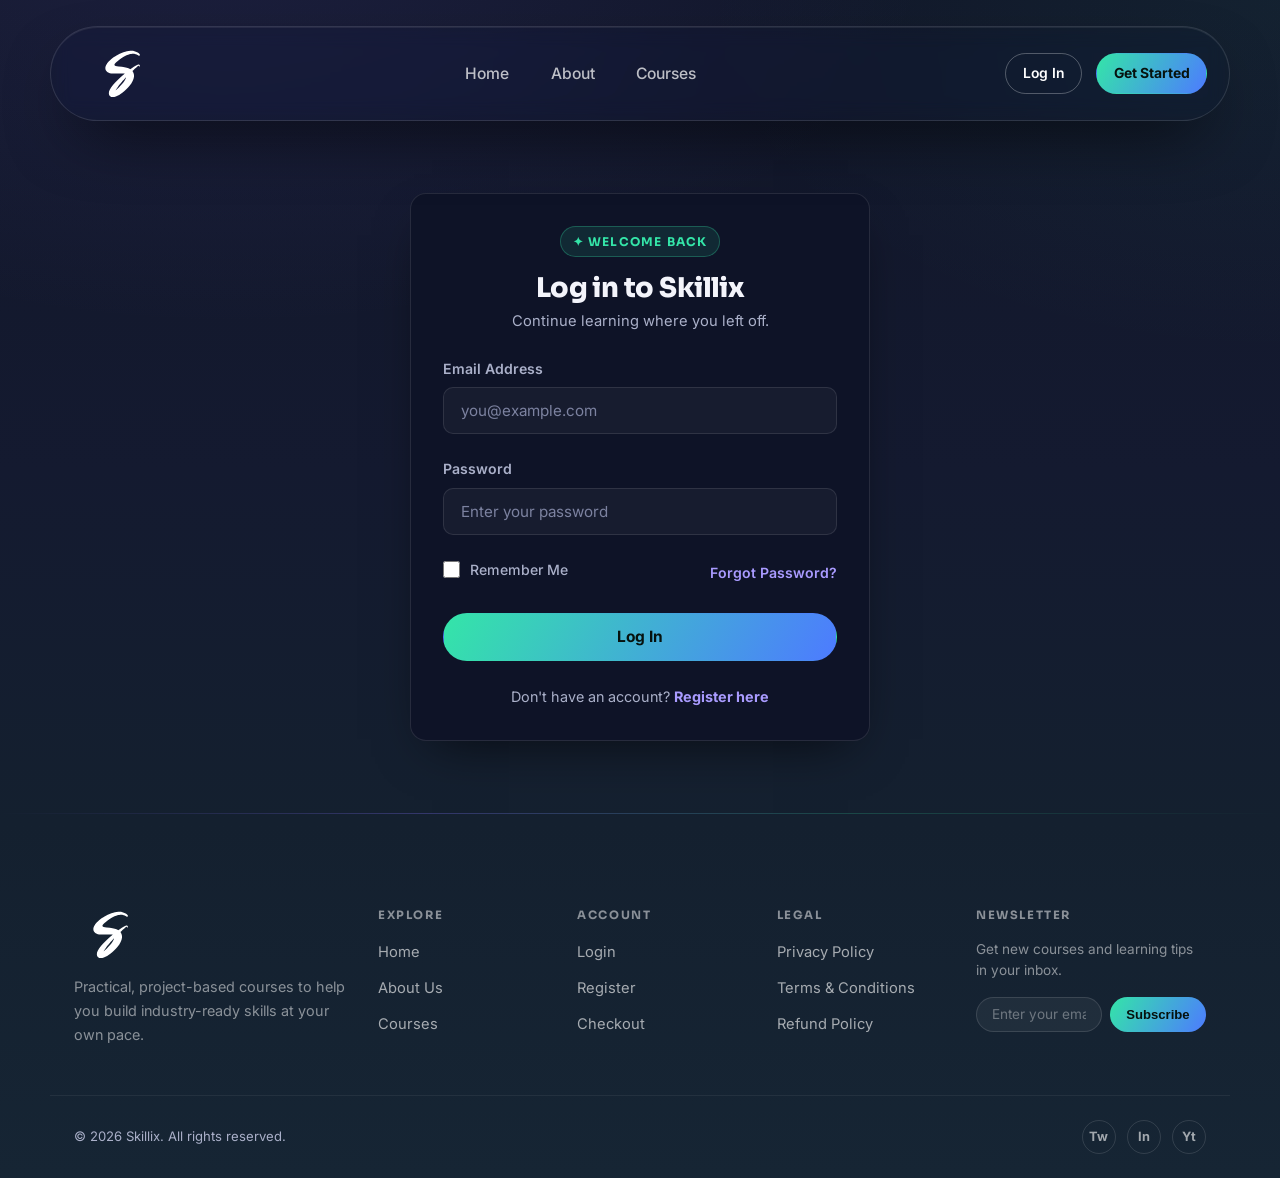
<file: login.html>
<!DOCTYPE html>
<html lang="en">

<head>
  <meta charset="UTF-8">
  <meta name="viewport" content="width=device-width, initial-scale=1.0">
  <title>Log In — Skillix</title>
  <meta name="description" content="Log in to your Skillix account to continue your courses.">
  <link rel="stylesheet" href="css/index.css">
</head>

<body>

  <header class="site-header">
    <div class="container navbar">
      <a href="index.html" class="brand"><img src="images/logo.svg" alt="Skillix logo"
          class="brand-mark-img"></a>
      <input type="checkbox" id="nav-toggle" class="nav-toggle-checkbox">
      <nav class="nav-links" aria-label="Primary">
        <a href="index.html">Home</a>
        <a href="about.html">About</a>
        <a href="services.html">Courses</a>
      </nav>
      <div class="nav-cta">
        <a href="login.html" class="btn btn-outline btn-sm">Log In</a>
        <a href="register.html" class="btn btn-solid btn-sm">Get Started</a>
        <label for="nav-toggle" class="nav-toggle" aria-label="Toggle navigation menu">&#9776;</label>
      </div>
    </div>
  </header>

  <main>
    <div class="container">
      <div class="auth-wrap">
        <div class="card auth-card">
          <div class="auth-head">
            <span class="badge">Welcome back</span>
            <h1>Log in to Skillix</h1>
            <p>Continue learning where you left off.</p>
          </div>

          <form action="#" method="post">
            <div class="form-group">
              <label for="login-email">Email Address</label>
              <input type="email" id="login-email" name="email" placeholder="you@example.com" required>
            </div>

            <div class="form-group">
              <label for="login-password">Password</label>
              <input type="password" id="login-password" name="password" placeholder="Enter your password" required>
            </div>

            <div class="form-links">
              <label class="check-row" for="remember-me">
                <input type="checkbox" id="remember-me" name="remember">
                Remember Me
              </label>
              <a href="#">Forgot Password?</a>
            </div>

            <button type="submit" class="btn btn-solid btn-block">Log In</button>
          </form>

          <p class="auth-foot">Don't have an account? <a href="register.html">Register here</a></p>
        </div>
      </div>
    </div>
  </main>

  <footer class="site-footer">
    <div class="container footer-grid">
      <div class="footer-brand">
        <a href="index.html" class="brand"><img src="images/logo.svg" alt="Skillix logo"
            class="brand-mark-img"></a>
        <p>Practical, project-based courses to help you build industry-ready skills at your own pace.</p>
      </div>
      <div class="footer-col">
        <h4>Explore</h4>
        <ul>
          <li><a href="index.html">Home</a></li>
          <li><a href="about.html">About Us</a></li>
          <li><a href="services.html">Courses</a></li>
        </ul>
      </div>
      <div class="footer-col">
        <h4>Account</h4>
        <ul>
          <li><a href="login.html">Login</a></li>
          <li><a href="register.html">Register</a></li>
          <li><a href="payment.html">Checkout</a></li>
        </ul>
      </div>
      <div class="footer-col">
        <h4>Legal</h4>
        <ul>
          <li><a href="legal.html">Privacy Policy</a></li>
          <li><a href="legal.html">Terms &amp; Conditions</a></li>
          <li><a href="legal.html">Refund Policy</a></li>
        </ul>
      </div>
      <div class="footer-col footer-newsletter">
        <h4>Newsletter</h4>
        <p>Get new courses and learning tips in your inbox.</p>
        <form class="newsletter-form" onsubmit="return false;">
          <label for="newsletter-email" class="visually-hidden">Email address</label>
          <input type="email" id="newsletter-email" placeholder="Enter your email">
          <button type="submit">Subscribe</button>
        </form>
      </div>
    </div>
    <div class="container footer-bottom">
      <p>&copy; 2026 Skillix. All rights reserved.</p>
      <div class="footer-socials">
        <a href="#" aria-label="Skillix on Twitter">Tw</a>
        <a href="#" aria-label="Skillix on LinkedIn">In</a>
        <a href="#" aria-label="Skillix on YouTube">Yt</a>
      </div>
    </div>
  </footer>

</body>

</html>
</file>
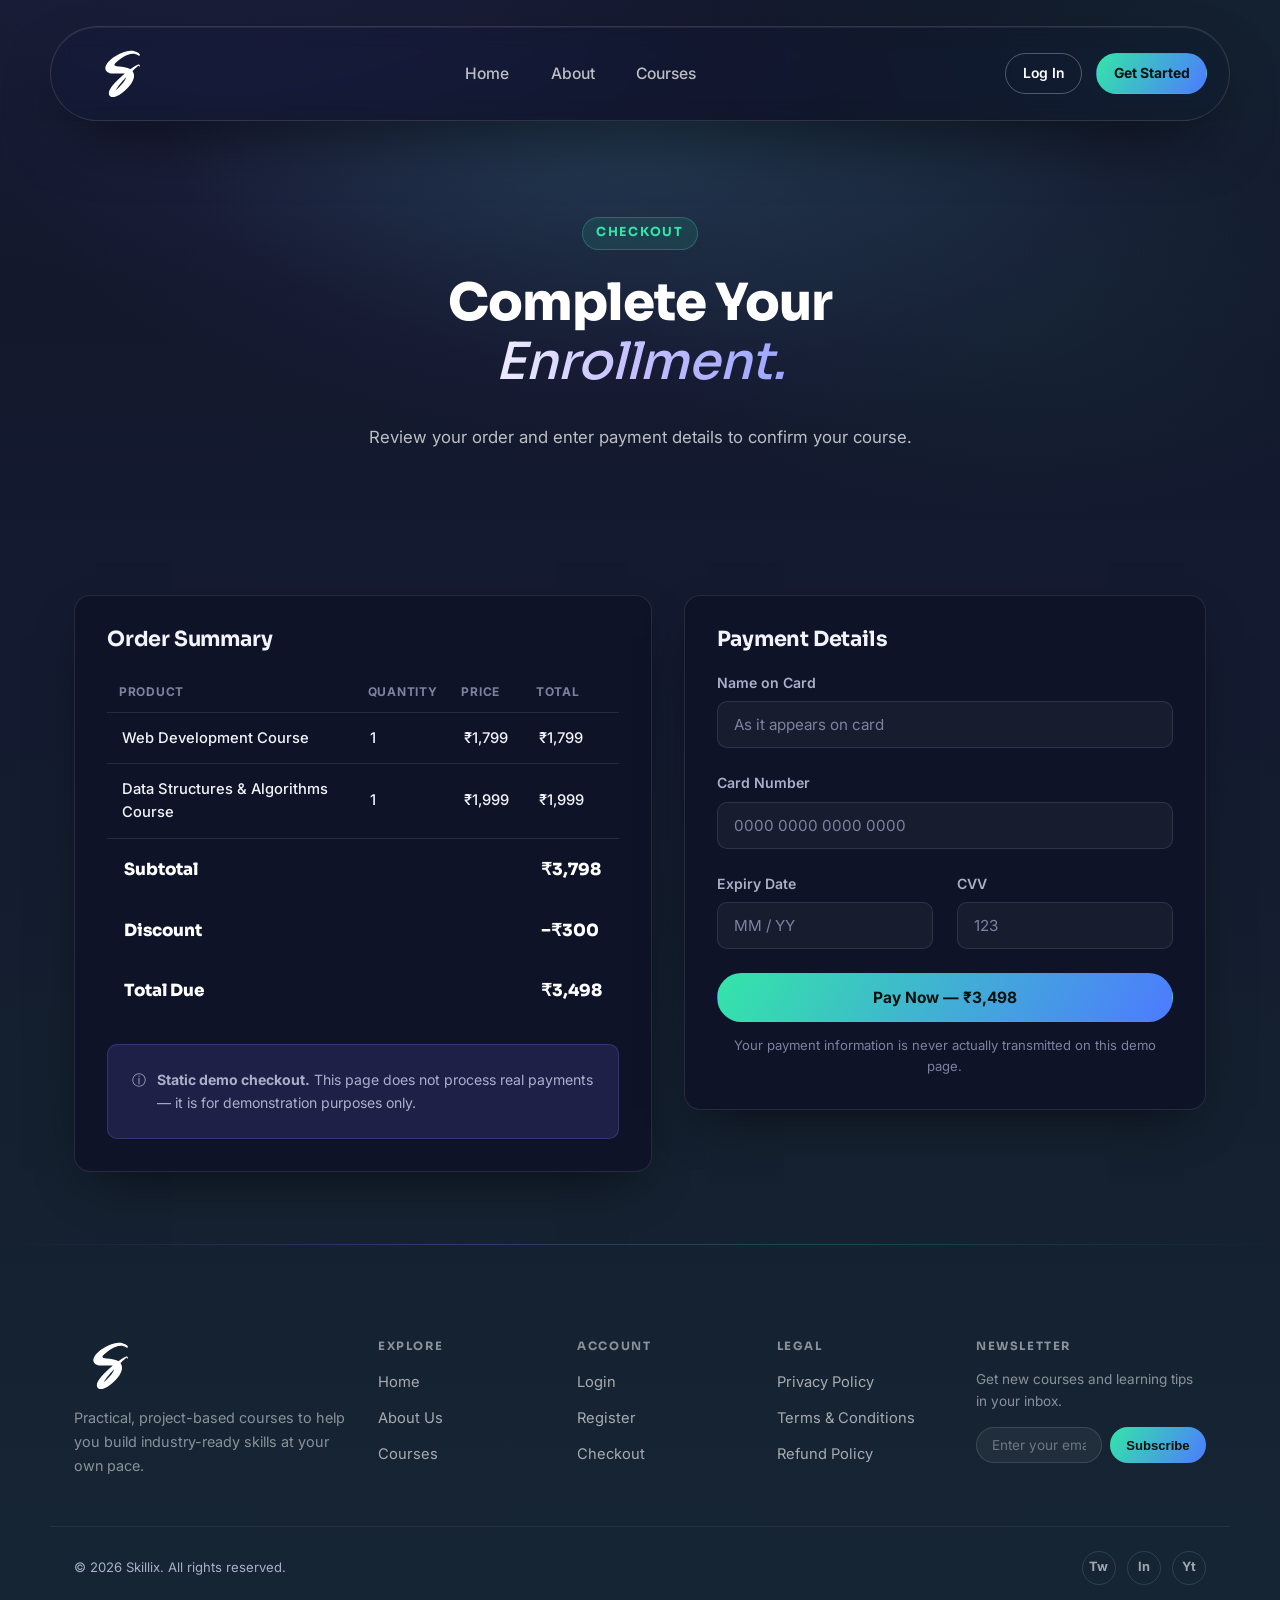
<file: payment.html>
<!DOCTYPE html>
<html lang="en">

<head>
  <meta charset="UTF-8">
  <meta name="viewport" content="width=device-width, initial-scale=1.0">
  <title>Checkout — Skillix</title>
  <meta name="description"
    content="Complete your Skillix course order. This is a static demo checkout — no real payment is processed.">
  <link rel="stylesheet" href="css/index.css">
</head>

<body>

  <header class="site-header">
    <div class="container navbar">
      <a href="index.html" class="brand"><img src="images/logo.svg" alt="Skillix logo"
          class="brand-mark-img"></a>
      <input type="checkbox" id="nav-toggle" class="nav-toggle-checkbox">
      <nav class="nav-links" aria-label="Primary">
        <a href="index.html">Home</a>
        <a href="about.html">About</a>
        <a href="services.html">Courses</a>
      </nav>
      <div class="nav-cta">
        <a href="login.html" class="btn btn-outline btn-sm">Log In</a>
        <a href="register.html" class="btn btn-solid btn-sm">Get Started</a>
        <label for="nav-toggle" class="nav-toggle" aria-label="Toggle navigation menu">&#9776;</label>
      </div>
    </div>
  </header>

  <main>
    <section class="page-header">
      <div class="container">
        <span class="hero-eyebrow">Checkout</span>
        <h1>Complete Your<span class="accent">Enrollment.</span></h1>
        <p>Review your order and enter payment details to confirm your course.</p>
      </div>
    </section>

    <section class="section">
      <div class="container payment-grid">

        <div class="card summary-card">
          <h2 style="font-size:1.3rem; margin-bottom:1.25rem;">Order Summary</h2>
          <table class="order-table">
            <caption class="visually-hidden">Skillix sample course order summary</caption>
            <thead>
              <tr>
                <th scope="col">Product</th>
                <th scope="col">Quantity</th>
                <th scope="col">Price</th>
                <th scope="col">Total</th>
              </tr>
            </thead>
            <tbody>
              <tr>
                <td>Web Development Course</td>
                <td>1</td>
                <td>&#8377;1,799</td>
                <td>&#8377;1,799</td>
              </tr>
              <tr>
                <td>Data Structures &amp; Algorithms Course</td>
                <td>1</td>
                <td>&#8377;1,999</td>
                <td>&#8377;1,999</td>
              </tr>
            </tbody>
            <tfoot>
              <tr>
                <td colspan="3" class="muted">Subtotal</td>
                <td>&#8377;3,798</td>
              </tr>
              <tr>
                <td colspan="3" class="muted">Discount</td>
                <td>&#8722;&#8377;300</td>
              </tr>
              <tr>
                <td colspan="3">Total Due</td>
                <td>&#8377;3,498</td>
              </tr>
            </tfoot>
          </table>

          <div class="demo-note">
            <span>&#9432;</span>
            <span><strong>Static demo checkout.</strong> This page does not process real payments — it is for
              demonstration purposes only.</span>
          </div>
        </div>

        <div class="card payment-card">
          <h2 style="font-size:1.3rem; margin-bottom:1.25rem;">Payment Details</h2>
          <form action="#" method="post">
            <div class="form-group">
              <label for="pay-name">Name on Card</label>
              <input type="text" id="pay-name" name="card_name" placeholder="As it appears on card" required>
            </div>

            <div class="form-group">
              <label for="pay-card">Card Number</label>
              <input type="text" id="pay-card" name="card_number" placeholder="0000 0000 0000 0000" required>
            </div>

            <div class="form-row">
              <div class="form-group">
                <label for="pay-expiry">Expiry Date</label>
                <input type="text" id="pay-expiry" name="expiry" placeholder="MM / YY" required>
              </div>
              <div class="form-group">
                <label for="pay-cvv">CVV</label>
                <input type="text" id="pay-cvv" name="cvv" placeholder="123" required>
              </div>
            </div>

            <button type="submit" class="btn btn-solid btn-block">Pay Now — &#8377;3,498</button>
            <p class="field-hint" style="text-align:center; margin-top:0.8rem;">Your payment information is never
              actually transmitted on this demo page.</p>
          </form>
        </div>

      </div>
    </section>
  </main>

  <footer class="site-footer">
    <div class="container footer-grid">
      <div class="footer-brand">
        <a href="index.html" class="brand"><img src="images/logo.svg" alt="Skillix logo"
            class="brand-mark-img"></a>
        <p>Practical, project-based courses to help you build industry-ready skills at your own pace.</p>
      </div>
      <div class="footer-col">
        <h4>Explore</h4>
        <ul>
          <li><a href="index.html">Home</a></li>
          <li><a href="about.html">About Us</a></li>
          <li><a href="services.html">Courses</a></li>
        </ul>
      </div>
      <div class="footer-col">
        <h4>Account</h4>
        <ul>
          <li><a href="login.html">Login</a></li>
          <li><a href="register.html">Register</a></li>
          <li><a href="payment.html">Checkout</a></li>
        </ul>
      </div>
      <div class="footer-col">
        <h4>Legal</h4>
        <ul>
          <li><a href="legal.html">Privacy Policy</a></li>
          <li><a href="legal.html">Terms &amp; Conditions</a></li>
          <li><a href="legal.html">Refund Policy</a></li>
        </ul>
      </div>
      <div class="footer-col footer-newsletter">
        <h4>Newsletter</h4>
        <p>Get new courses and learning tips in your inbox.</p>
        <form class="newsletter-form" onsubmit="return false;">
          <label for="newsletter-email" class="visually-hidden">Email address</label>
          <input type="email" id="newsletter-email" placeholder="Enter your email">
          <button type="submit">Subscribe</button>
        </form>
      </div>
    </div>
    <div class="container footer-bottom">
      <p>&copy; 2026 Skillix. All rights reserved.</p>
      <div class="footer-socials">
        <a href="#" aria-label="Skillix on Twitter">Tw</a>
        <a href="#" aria-label="Skillix on LinkedIn">In</a>
        <a href="#" aria-label="Skillix on YouTube">Yt</a>
      </div>
    </div>
  </footer>

</body>

</html>
</file>
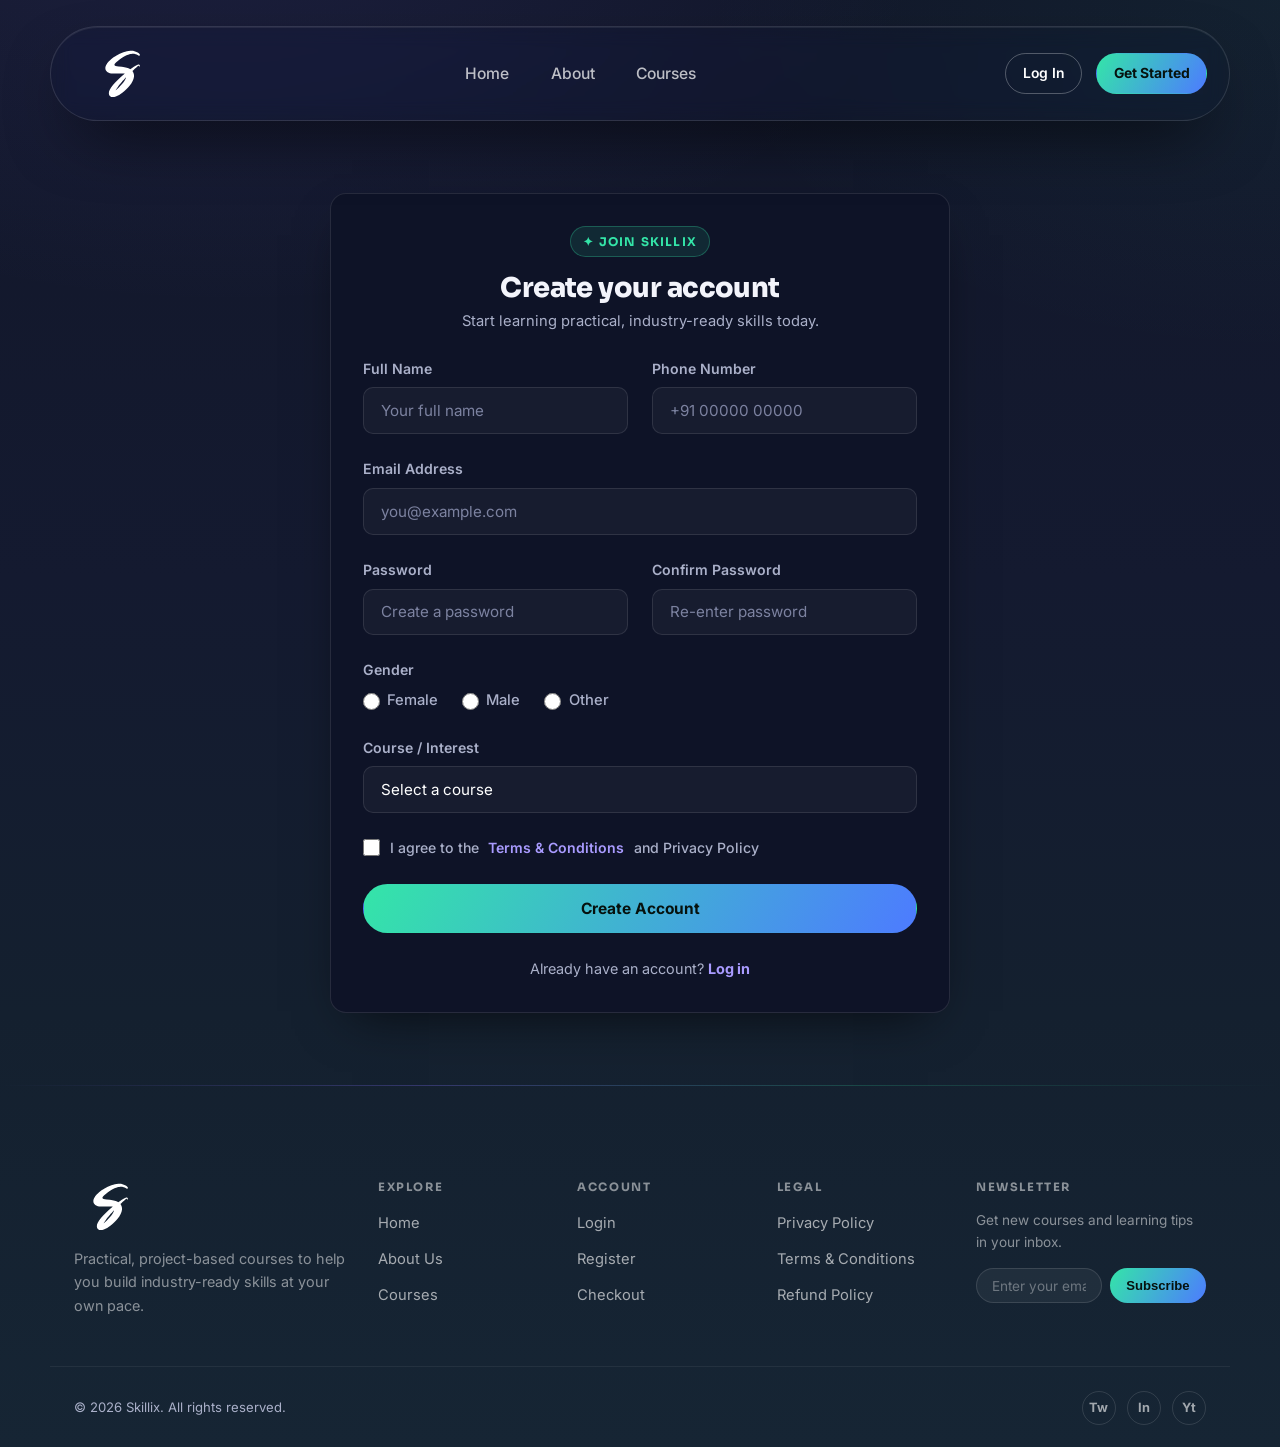
<file: register.html>
<!DOCTYPE html>
<html lang="en">

<head>
  <meta charset="UTF-8">
  <meta name="viewport" content="width=device-width, initial-scale=1.0">
  <title>Register — Skillix</title>
  <meta name="description" content="Create your free Skillix account and start learning today.">
  <link rel="stylesheet" href="css/index.css">
</head>

<body>

  <header class="site-header">
    <div class="container navbar">
      <a href="index.html" class="brand"><img src="images/logo.svg" alt="Skillix logo"
          class="brand-mark-img"></a>
      <input type="checkbox" id="nav-toggle" class="nav-toggle-checkbox">
      <nav class="nav-links" aria-label="Primary">
        <a href="index.html">Home</a>
        <a href="about.html">About</a>
        <a href="services.html">Courses</a>
      </nav>
      <div class="nav-cta">
        <a href="login.html" class="btn btn-outline btn-sm">Log In</a>
        <a href="register.html" class="btn btn-solid btn-sm">Get Started</a>
        <label for="nav-toggle" class="nav-toggle" aria-label="Toggle navigation menu">&#9776;</label>
      </div>
    </div>
  </header>

  <main>
    <div class="container">
      <div class="auth-wrap">
        <div class="card auth-card wide">
          <div class="auth-head">
            <span class="badge">Join Skillix</span>
            <h1>Create your account</h1>
            <p>Start learning practical, industry-ready skills today.</p>
          </div>

          <form action="#" method="post">
            <div class="form-row">
              <div class="form-group">
                <label for="reg-name">Full Name</label>
                <input type="text" id="reg-name" name="full_name" placeholder="Your full name" required>
              </div>
              <div class="form-group">
                <label for="reg-phone">Phone Number</label>
                <input type="tel" id="reg-phone" name="phone" placeholder="+91 00000 00000" required>
              </div>
            </div>

            <div class="form-group">
              <label for="reg-email">Email Address</label>
              <input type="email" id="reg-email" name="email" placeholder="you@example.com" required>
            </div>

            <div class="form-row">
              <div class="form-group">
                <label for="reg-password">Password</label>
                <input type="password" id="reg-password" name="password" placeholder="Create a password" required>
              </div>
              <div class="form-group">
                <label for="reg-confirm-password">Confirm Password</label>
                <input type="password" id="reg-confirm-password" name="confirm_password" placeholder="Re-enter password"
                  required>
              </div>
            </div>

            <div class="form-group">
              <label>Gender</label>
              <div class="radio-row">
                <label for="gender-female"><input type="radio" id="gender-female" name="gender" value="female">
                  Female</label>
                <label for="gender-male"><input type="radio" id="gender-male" name="gender" value="male"> Male</label>
                <label for="gender-other"><input type="radio" id="gender-other" name="gender" value="other">
                  Other</label>
              </div>
            </div>

            <div class="form-group">
              <label for="reg-course">Course / Interest</label>
              <select id="reg-course" name="course" required>
                <option value="" selected disabled>Select a course</option>
                <option value="java">Java Programming</option>
                <option value="webdev">Web Development</option>
                <option value="python">Python Programming</option>
                <option value="dsa">Data Structures &amp; Algorithms</option>
                <option value="dbms">Database Management</option>
                <option value="ai">AI &amp; Machine Learning</option>
              </select>
            </div>

            <div class="form-group">
              <label class="check-row" for="reg-terms">
                <input type="checkbox" id="reg-terms" name="terms" required>
                I agree to the <a href="legal.html">Terms &amp; Conditions</a> and Privacy Policy
              </label>
            </div>

            <button type="submit" class="btn btn-solid btn-block">Create Account</button>
          </form>

          <p class="auth-foot">Already have an account? <a href="login.html">Log in</a></p>
        </div>
      </div>
    </div>
  </main>

  <footer class="site-footer">
    <div class="container footer-grid">
      <div class="footer-brand">
        <a href="index.html" class="brand"><img src="images/logo.svg" alt="Skillix logo"
            class="brand-mark-img"></a>
        <p>Practical, project-based courses to help you build industry-ready skills at your own pace.</p>
      </div>
      <div class="footer-col">
        <h4>Explore</h4>
        <ul>
          <li><a href="index.html">Home</a></li>
          <li><a href="about.html">About Us</a></li>
          <li><a href="services.html">Courses</a></li>
        </ul>
      </div>
      <div class="footer-col">
        <h4>Account</h4>
        <ul>
          <li><a href="login.html">Login</a></li>
          <li><a href="register.html">Register</a></li>
          <li><a href="payment.html">Checkout</a></li>
        </ul>
      </div>
      <div class="footer-col">
        <h4>Legal</h4>
        <ul>
          <li><a href="legal.html">Privacy Policy</a></li>
          <li><a href="legal.html">Terms &amp; Conditions</a></li>
          <li><a href="legal.html">Refund Policy</a></li>
        </ul>
      </div>
      <div class="footer-col footer-newsletter">
        <h4>Newsletter</h4>
        <p>Get new courses and learning tips in your inbox.</p>
        <form class="newsletter-form" onsubmit="return false;">
          <label for="newsletter-email" class="visually-hidden">Email address</label>
          <input type="email" id="newsletter-email" placeholder="Enter your email">
          <button type="submit">Subscribe</button>
        </form>
      </div>
    </div>
    <div class="container footer-bottom">
      <p>&copy; 2026 Skillix. All rights reserved.</p>
      <div class="footer-socials">
        <a href="#" aria-label="Skillix on Twitter">Tw</a>
        <a href="#" aria-label="Skillix on LinkedIn">In</a>
        <a href="#" aria-label="Skillix on YouTube">Yt</a>
      </div>
    </div>
  </footer>

</body>

</html>
</file>
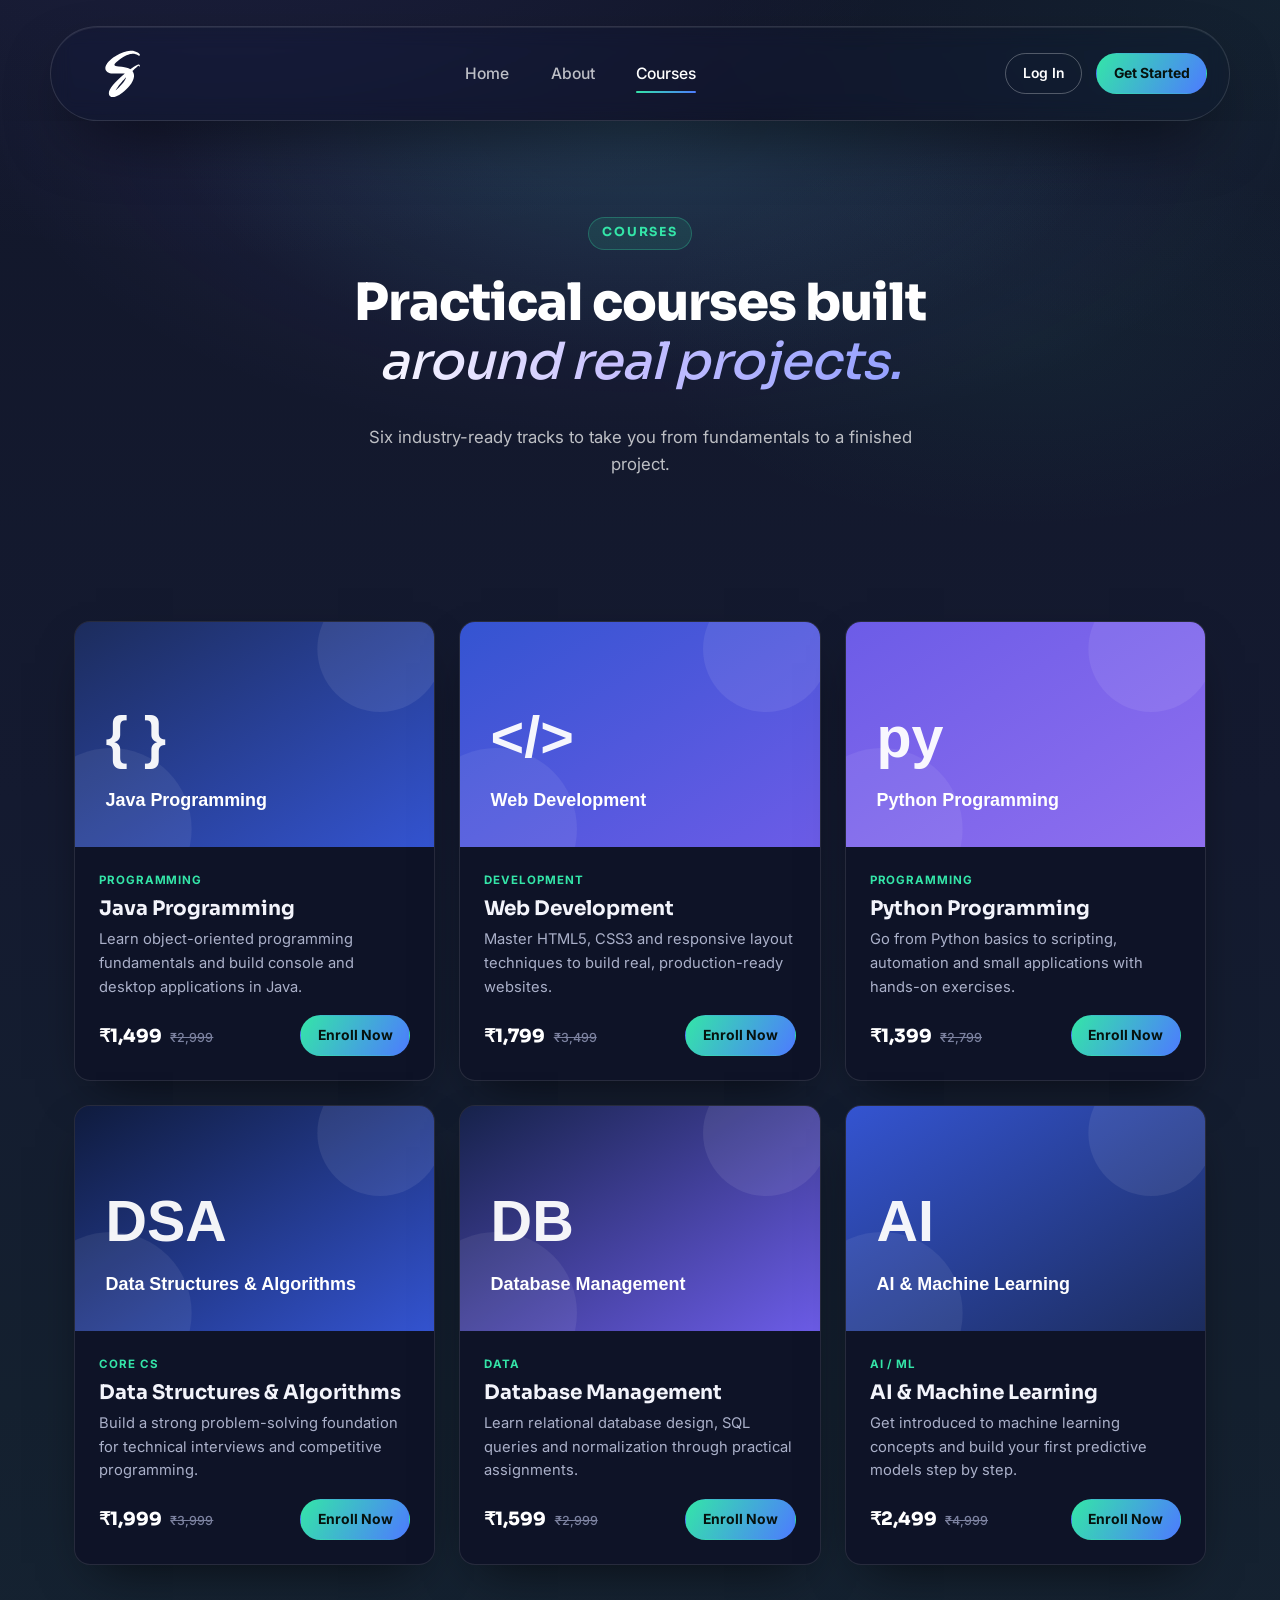
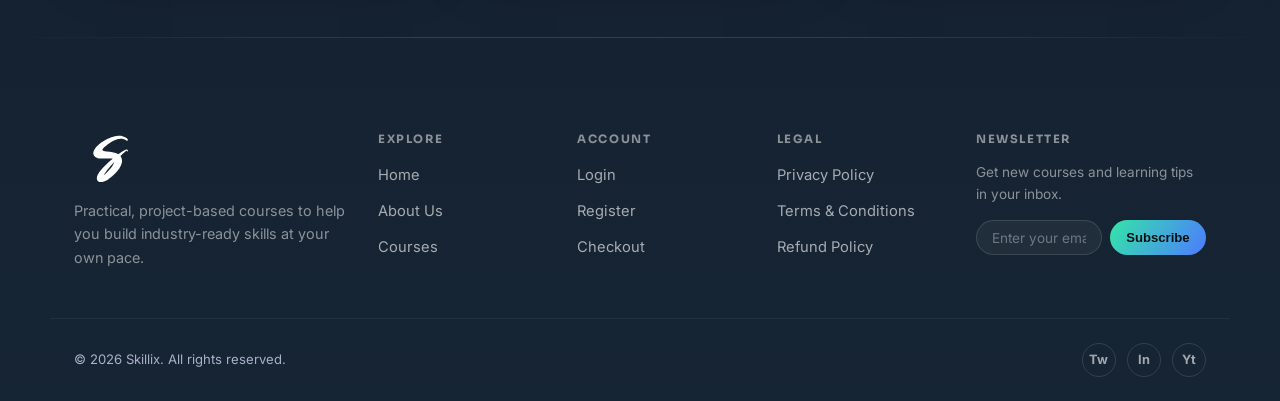
<file: services.html>
<!DOCTYPE html>
<html lang="en">

<head>
  <meta charset="UTF-8">
  <meta name="viewport" content="width=device-width, initial-scale=1.0">
  <title>Courses — Skillix</title>
  <meta name="description"
    content="Browse Skillix's practical courses in Java, Web Development, Python, Data Structures, Databases and AI & Machine Learning.">
  <link rel="stylesheet" href="css/index.css">
</head>

<body>

  <header class="site-header">
    <div class="container navbar">
      <a href="index.html" class="brand"><img src="images/logo.svg" alt="Skillix logo"
          class="brand-mark-img"></a>
      <input type="checkbox" id="nav-toggle" class="nav-toggle-checkbox">
      <nav class="nav-links" aria-label="Primary">
        <a href="index.html">Home</a>
        <a href="about.html">About</a>
        <a href="services.html" class="is-active">Courses</a>
      </nav>
      <div class="nav-cta">
        <a href="login.html" class="btn btn-outline btn-sm">Log In</a>
        <a href="register.html" class="btn btn-solid btn-sm">Get Started</a>
        <label for="nav-toggle" class="nav-toggle" aria-label="Toggle navigation menu">&#9776;</label>
      </div>
    </div>
  </header>

  <main>
    <section class="page-header">
      <div class="container">
        <span class="hero-eyebrow">Courses</span>
        <h1>Practical courses built<span class="accent">around real projects.</span></h1>
        <p>Six industry-ready tracks to take you from fundamentals to a finished project.</p>
      </div>
    </section>

    <section class="section">
      <div class="container">
        <div class="course-grid">

          <article class="card course-card">
            <div class="course-thumb">
              <img src="images/course-java.svg" alt="Java Programming course cover">
            </div>
            <div class="course-body">
              <span class="course-tag">Programming</span>
              <h3>Java Programming</h3>
              <p class="course-desc">Learn object-oriented programming fundamentals and build console and desktop
                applications in Java.</p>
              <div class="course-foot">
                <span class="course-price">&#8377;1,499 <span>&#8377;2,999</span></span>
                <a href="payment.html" class="btn btn-solid btn-sm">Enroll Now</a>
              </div>
            </div>
          </article>

          <article class="card course-card">
            <div class="course-thumb">
              <img src="images/course-webdev.svg" alt="Web Development course cover">
            </div>
            <div class="course-body">
              <span class="course-tag">Development</span>
              <h3>Web Development</h3>
              <p class="course-desc">Master HTML5, CSS3 and responsive layout techniques to build real, production-ready
                websites.</p>
              <div class="course-foot">
                <span class="course-price">&#8377;1,799 <span>&#8377;3,499</span></span>
                <a href="payment.html" class="btn btn-solid btn-sm">Enroll Now</a>
              </div>
            </div>
          </article>

          <article class="card course-card">
            <div class="course-thumb">
              <img src="images/course-python.svg" alt="Python Programming course cover">
            </div>
            <div class="course-body">
              <span class="course-tag">Programming</span>
              <h3>Python Programming</h3>
              <p class="course-desc">Go from Python basics to scripting, automation and small applications with hands-on
                exercises.</p>
              <div class="course-foot">
                <span class="course-price">&#8377;1,399 <span>&#8377;2,799</span></span>
                <a href="payment.html" class="btn btn-solid btn-sm">Enroll Now</a>
              </div>
            </div>
          </article>

          <article class="card course-card">
            <div class="course-thumb">
              <img src="images/course-dsa.svg" alt="Data Structures and Algorithms course cover">
            </div>
            <div class="course-body">
              <span class="course-tag">Core CS</span>
              <h3>Data Structures &amp; Algorithms</h3>
              <p class="course-desc">Build a strong problem-solving foundation for technical interviews and competitive
                programming.</p>
              <div class="course-foot">
                <span class="course-price">&#8377;1,999 <span>&#8377;3,999</span></span>
                <a href="payment.html" class="btn btn-solid btn-sm">Enroll Now</a>
              </div>
            </div>
          </article>

          <article class="card course-card">
            <div class="course-thumb">
              <img src="images/course-dbms.svg" alt="Database Management course cover">
            </div>
            <div class="course-body">
              <span class="course-tag">Data</span>
              <h3>Database Management</h3>
              <p class="course-desc">Learn relational database design, SQL queries and normalization through practical
                assignments.</p>
              <div class="course-foot">
                <span class="course-price">&#8377;1,599 <span>&#8377;2,999</span></span>
                <a href="payment.html" class="btn btn-solid btn-sm">Enroll Now</a>
              </div>
            </div>
          </article>

          <article class="card course-card">
            <div class="course-thumb">
              <img src="images/course-ai.svg" alt="AI and Machine Learning course cover">
            </div>
            <div class="course-body">
              <span class="course-tag">AI / ML</span>
              <h3>AI &amp; Machine Learning</h3>
              <p class="course-desc">Get introduced to machine learning concepts and build your first predictive models
                step by step.</p>
              <div class="course-foot">
                <span class="course-price">&#8377;2,499 <span>&#8377;4,999</span></span>
                <a href="payment.html" class="btn btn-solid btn-sm">Enroll Now</a>
              </div>
            </div>
          </article>

        </div>
      </div>
    </section>
  </main>

  <footer class="site-footer">
    <div class="container footer-grid">
      <div class="footer-brand">
        <a href="index.html" class="brand"><img src="images/logo.svg" alt="Skillix logo"
            class="brand-mark-img"></a>
        <p>Practical, project-based courses to help you build industry-ready skills at your own pace.</p>
      </div>
      <div class="footer-col">
        <h4>Explore</h4>
        <ul>
          <li><a href="index.html">Home</a></li>
          <li><a href="about.html">About Us</a></li>
          <li><a href="services.html">Courses</a></li>
        </ul>
      </div>
      <div class="footer-col">
        <h4>Account</h4>
        <ul>
          <li><a href="login.html">Login</a></li>
          <li><a href="register.html">Register</a></li>
          <li><a href="payment.html">Checkout</a></li>
        </ul>
      </div>
      <div class="footer-col">
        <h4>Legal</h4>
        <ul>
          <li><a href="legal.html">Privacy Policy</a></li>
          <li><a href="legal.html">Terms &amp; Conditions</a></li>
          <li><a href="legal.html">Refund Policy</a></li>
        </ul>
      </div>
      <div class="footer-col footer-newsletter">
        <h4>Newsletter</h4>
        <p>Get new courses and learning tips in your inbox.</p>
        <form class="newsletter-form" onsubmit="return false;">
          <label for="newsletter-email" class="visually-hidden">Email address</label>
          <input type="email" id="newsletter-email" placeholder="Enter your email">
          <button type="submit">Subscribe</button>
        </form>
      </div>
    </div>
    <div class="container footer-bottom">
      <p>&copy; 2026 Skillix. All rights reserved.</p>
      <div class="footer-socials">
        <a href="#" aria-label="Skillix on Twitter">Tw</a>
        <a href="#" aria-label="Skillix on LinkedIn">In</a>
        <a href="#" aria-label="Skillix on YouTube">Yt</a>
      </div>
    </div>
  </footer>

</body>

</html>
</file>
<file: css/index.css>
/* ==========================================================================
   Skillix — theme.css
   Shared dark, glassmorphism theme used across EVERY page of the site.
   Variables, reset, typography, navbar, buttons, cards, page-header,
   footer, forms and responsive rules. Loaded on every page; each page
   then adds only the handful of extra component rules it needs on top
   (see about.css / login.css / register.css / services.css /
   payment.css / legal.css).
   ========================================================================== */

@import url('https://fonts.googleapis.com/css2?family=Sora:wght@400;600;700;800&family=Inter:wght@400;500;600;700&display=swap');

:root {
  /* Color system — deep navy/violet dark theme */
  --bg: #05070d;
  --bg-alt: #090c17;
  --navy-900: #05070f;
  --navy-800: #0c1226;
  --navy-700: #131a36;
  --blue-600: #4d7bff;
  --violet-500: #7c6cf6;
  --violet-400: #a99bff;
  --violet-100: rgba(124, 108, 246, 0.16);
  --mint: #34e5a8;
  --surface: #0e1327;
  --surface-2: #121834;
  --text-900: #f3f4fb;
  --text-600: #aab0c9;
  --text-400: #7c82a0;
  --border: rgba(255, 255, 255, 0.10);
  --border-strong: rgba(255, 255, 255, 0.20);
  --glass: rgba(255, 255, 255, 0.045);
  --glass-strong: rgba(255, 255, 255, 0.09);
  --success: #34e5a8;
  --danger: #f2657a;

  /* Gradient signature */
  --gradient-primary: linear-gradient(135deg, #0a0f22 0%, #24356e 45%, #6c5ce7 100%);
  --gradient-accent: linear-gradient(120deg, var(--mint), var(--blue-600));

  /* Type scale */
  --font-display: 'Sora', 'Segoe UI', sans-serif;
  --font-body: 'Inter', 'Segoe UI', sans-serif;

  /* Spacing */
  --space-1: 0.5rem;
  --space-2: 1rem;
  --space-3: 1.5rem;
  --space-4: 2rem;
  --space-5: 3rem;
  --space-6: 4.5rem;
  --space-7: 6rem;

  /* Radius & shadow */
  --radius-sm: 10px;
  --radius-md: 16px;
  --radius-lg: 24px;
  --radius-xl: 30px;
  --shadow-card: 0 20px 50px -22px rgba(0, 0, 0, 0.7);
  --shadow-card-hover: 0 26px 60px -20px rgba(0, 0, 0, 0.8);
  --shadow-glow: 0 0 0 1px rgba(124, 108, 246, 0.25), 0 20px 60px -20px rgba(124, 108, 246, 0.35);

  --container-w: 1180px;
}

* {
  margin: 0;
  padding: 0;
  box-sizing: border-box;
}

html {
  scroll-behavior: smooth;
}

body {
  font-family: var(--font-body);
  color: var(--text-900);
  background:
    radial-gradient(ellipse 1100px 650px at 18% -8%, rgba(124, 108, 246, 0.10), transparent 65%),
    radial-gradient(ellipse 900px 550px at 100% 0%, rgba(52, 229, 168, 0.05), transparent 65%),
    linear-gradient(180deg, #12172a 0%, #141a30 40%, #14202f 70%, #162534 100%);
  line-height: 1.6;
  -webkit-font-smoothing: antialiased;
}

img {
  max-width: 100%;
  display: block;
}

a {
  color: inherit;
  text-decoration: none;
}

ul {
  list-style: none;
}

h1,
h2,
h3,
h4 {
  font-family: var(--font-display);
  color: var(--text-900);
  line-height: 1.15;
  font-weight: 700;
}

h1 {
  font-size: clamp(2.3rem, 4.4vw, 3.7rem);
  font-weight: 800;
  letter-spacing: -0.02em;
}

h2 {
  font-size: clamp(1.8rem, 3.2vw, 2.5rem);
  letter-spacing: -0.01em;
}

h3 {
  font-size: 1.25rem;
}

p {
  color: var(--text-600);
}

:focus-visible {
  outline: 3px solid var(--violet-500);
  outline-offset: 3px;
}

/* Pill-shaped controls (buttons, search bar) need a rounded focus
   ring instead of the browser's default rectangular outline, which
   overlaps them as a visible box. */
.btn:focus-visible,
.search-btn:focus-visible,
.trending-chip:focus-visible {
  outline: none;
  box-shadow: 0 0 0 3px rgba(124, 108, 246, 0.55);
}

.search-row:focus-within {
  outline: none;
}

.visually-hidden {
  position: absolute;
  width: 1px;
  height: 1px;
  padding: 0;
  margin: -1px;
  overflow: hidden;
  clip: rect(0, 0, 0, 0);
  white-space: nowrap;
  border: 0;
}

/* Layout helpers */
.container {
  width: 100%;
  max-width: var(--container-w);
  margin-inline: auto;
  padding-inline: var(--space-3);
}

.section {
  padding-block: var(--space-6);
}

.section-head {
  max-width: 640px;
  margin-bottom: var(--space-5);
}

.section-head.center {
  max-width: 640px;
  margin-inline: auto;
  text-align: center;
}

.eyebrow {
  display: inline-block;
  font-family: var(--font-display);
  font-size: 0.75rem;
  font-weight: 700;
  letter-spacing: 0.16em;
  text-transform: uppercase;
  color: var(--violet-400);
  background: var(--violet-100);
  border: 1px solid rgba(124, 108, 246, 0.3);
  padding: 0.35em 0.9em;
  border-radius: 999px;
  margin-bottom: var(--space-2);
}

.section-head h2 {
  margin-bottom: var(--space-2);
}

.section-head p {
  font-size: 1.05rem;
}

.section-alt {
  background: linear-gradient(180deg, rgba(255, 255, 255, 0.012), rgba(255, 255, 255, 0));
  border-top: 1px solid rgba(255, 255, 255, 0.05);
  border-bottom: 1px solid rgba(255, 255, 255, 0.05);
}

/* ==========================================================================
   Navbar
   ========================================================================== */

.site-header {
  position: sticky;
  top: 0;
  z-index: 50;
  padding-block: 1.6rem 0;
  background: transparent;
}

.navbar {
  display: flex;
  align-items: center;
  justify-content: space-between;
  gap: var(--space-3);
  max-width: var(--container-w);
  margin-inline: auto;
  padding: 1.35rem 1.35rem 1.35rem 2.2rem;
  background: rgba(0, 0, 0, 0.05);
  border: 1px solid rgba(255, 255, 255, 0.12);
  border-radius: 50px;
  backdrop-filter: blur(10px) saturate(120%);
  -webkit-backdrop-filter: blur(10px) saturate(120%);
  box-shadow: 0 28px 70px -28px rgba(0, 0, 0, 0.9), inset 0 1px 0 rgba(255, 255, 255, 0.07);
  transition: background 0.4s cubic-bezier(0.4, 0, 0.2, 1), border-color 0.4s cubic-bezier(0.4, 0, 0.2, 1), box-shadow 0.4s cubic-bezier(0.4, 0, 0.2, 1);
  /* background-color: rgba(red, green, blue, alpha); */

}

.brand {
  display: flex;
  align-items: center;
  gap: 0.85rem;
  font-family: var(--font-display);
  font-weight: 800;
  font-size: 1.5rem;
  color: #fff;
  letter-spacing: -0.01em;
}

.brand-mark-img {
  width: 70px;
  height: 50px;
  flex: none;
  filter: none;
  transition: transform 0.4s cubic-bezier(0.4, 0, 0.2, 1);
}

.brand:hover .brand-mark-img {
  transform: scale(1.06) rotate(-4deg);
}

.nav-links {
  display: flex;
  align-items: center;
  gap: 2.6rem;
}

.nav-links a {
  color: rgba(255, 255, 255, 0.72);
  font-weight: 500;
  font-size: 0.98rem;
  position: relative;
  padding-block: 0.35rem;
  transition: color 0.35s cubic-bezier(0.4, 0, 0.2, 1);
}

.nav-links a::after {
  content: "";
  position: absolute;
  left: 0;
  bottom: -2px;
  width: 0%;
  height: 2px;
  border-radius: 2px;
  background: var(--gradient-accent);
  transition: width 0.4s cubic-bezier(0.4, 0, 0.2, 1);
}

.nav-links a:hover,
.nav-links a:focus-visible {
  color: #fff;
}

.nav-links a:hover::after,
.nav-links a:focus-visible::after {
  width: 100%;
}

.nav-links a.is-active {
  color: #fff;
}

.nav-links a.is-active::after {
  width: 100%;
}

.nav-cta {
  display: flex;
  align-items: center;
  gap: 0.85rem;
}

.nav-toggle-checkbox {
  display: none;
}

.nav-toggle {
  display: none;
}

/* ---------- Buttons ---------- */

.btn {
  display: inline-flex;
  align-items: center;
  justify-content: center;
  gap: 0.5em;
  font-family: var(--font-body);
  font-weight: 600;
  font-size: 0.97rem;
  padding: 0.9em 1.7em;
  border-radius: 999px;
  border: 1px solid transparent;
  cursor: pointer;
  transition: transform 0.4s cubic-bezier(0.4, 0, 0.2, 1), box-shadow 0.4s cubic-bezier(0.4, 0, 0.2, 1), background 0.4s cubic-bezier(0.4, 0, 0.2, 1), color 0.3s ease, border-color 0.3s ease;
}

.btn-primary {
  background: #fff;
  color: var(--navy-800);
  box-shadow: 0 12px 28px -10px rgba(0, 0, 0, 0.5);
}

.btn-primary:hover,
.btn-primary:focus-visible {
  transform: translateY(-2px) scale(1.04);
  box-shadow: 0 16px 32px -10px rgba(0, 0, 0, 0.55);
}

.btn-solid {
  background: var(--gradient-accent);
  color: #06120e;
  font-weight: 700;
}

.btn-solid:hover,
.btn-solid:focus-visible {
  transform: translateY(-2px) scale(1.04);
  box-shadow: 0 18px 40px -16px rgba(52, 229, 168, 0.45);
}

.btn-outline {
  background: transparent;
  border-color: rgba(255, 255, 255, 0.28);
  color: #fff;
}

.btn-outline:hover,
.btn-outline:focus-visible {
  border-color: #fff;
  background: rgba(255, 255, 255, 0.08);
  transform: scale(1.04);
}

.btn-outline-dark {
  background: transparent;
  border-color: var(--border);
  color: var(--text-900);
}

.btn-outline-dark:hover,
.btn-outline-dark:focus-visible {
  border-color: var(--violet-400);
  color: var(--violet-400);
  transform: scale(1.03);
}

.btn-block {
  width: 100%;
}

.btn-sm {
  padding: 0.6em 1.2em;
  font-size: 0.87rem;
}

/* ---------- Cards ---------- */

.card {
  background: var(--surface);
  border: 1px solid var(--border);
  border-radius: var(--radius-md);
  box-shadow: var(--shadow-card);
  transition: transform 0.4s cubic-bezier(0.4, 0, 0.2, 1), box-shadow 0.4s cubic-bezier(0.4, 0, 0.2, 1), border-color 0.4s cubic-bezier(0.4, 0, 0.2, 1);
}

.card:hover {
  transform: translateY(-6px);
  box-shadow: var(--shadow-card-hover);
  border-color: rgba(124, 108, 246, 0.4);
}

/* ==========================================================================
   Hero
   ========================================================================== */

.hero {
  padding-block: var(--space-7) var(--space-6);
  position: relative;
  overflow: hidden;
}

.hero::after {
  content: "";
  position: absolute;
  inset: 0;
  background-image:
    radial-gradient(ellipse 900px 500px at 50% -5%, rgba(124, 108, 246, 0.14), transparent 70%);
  pointer-events: none;
}

.hero-grid-center {
  position: relative;
  max-width: 760px;
  margin-inline: auto;
  text-align: center;
  display: flex;
  flex-direction: column;
  align-items: center;
}

@keyframes fadeInUp {
  from {
    opacity: 0;
    transform: translateY(18px);
  }

  to {
    opacity: 1;
    transform: translateY(0);
  }
}

.hero-eyebrow,
.hero h1,
.hero-sub,
.hero-search,
.hero-actions {
  opacity: 0;
  animation: fadeInUp 0.7s ease forwards;
}

.hero-eyebrow {
  animation-delay: 0.05s;
}

.hero h1 {
  animation-delay: 0.15s;
}

.hero-sub {
  animation-delay: 0.25s;
}

.hero-search {
  animation-delay: 0.35s;
}

.hero-actions {
  animation-delay: 0.45s;
}

.stats-grid {
  opacity: 0;
  animation: fadeInUp 0.9s ease forwards;
  animation-delay: 0.55s;
}

/* Safety net: if the entrance animation never runs (reduced-motion
   settings, or a screenshot/crawler that captures before it finishes),
   make sure the hero content is still visible instead of staying
   stuck at opacity: 0 forever. */
@media (prefers-reduced-motion: reduce) {

  .hero-eyebrow,
  .hero h1,
  .hero-sub,
  .hero-search,
  .hero-actions,
  .stats-grid {
    opacity: 1;
    animation: none;
    transform: none;
  }
}

.hero-eyebrow {
  display: inline-flex;
  align-items: center;
  gap: 0.5em;
  font-family: var(--font-display);
  font-size: 0.78rem;
  font-weight: 700;
  letter-spacing: 0.14em;
  text-transform: uppercase;
  color: var(--mint);
  background: rgba(52, 229, 168, 0.10);
  border: 1px solid rgba(52, 229, 168, 0.28);
  padding: 0.45em 1.05em;
  border-radius: 999px;
  margin-bottom: var(--space-3);
}

.hero h1 {
  color: #fff;
  font-weight: 700;
  margin-bottom: var(--space-3);
}

.hero h1 .accent,
.page-header h1 .accent {
  display: block;
  font-style: italic;
  font-weight: 500;
  background: linear-gradient(100deg, #ffffff 0%, #c9c2ff 45%, #8f9dff 100%);
  -webkit-background-clip: text;
  background-clip: text;
  color: transparent;
}

.hero-sub {
  color: rgba(255, 255, 255, 0.72);
  font-size: 1.15rem;
  max-width: 560px;
  margin: 0 auto var(--space-4);
}

/* Hero search bar — full glassmorphism */
.hero-search {
  margin-bottom: var(--space-4);
  width: 100%;
  max-width: 560px;
}

.search-row {
  display: flex;
  align-items: center;
  gap: 0.5rem;
  background: rgba(255, 255, 255, 0.06);
  border: 1px solid rgba(255, 255, 255, 0.16);
  border-radius: 999px;
  padding: 0.5rem 0.5rem 0.5rem 1.3rem;
  backdrop-filter: blur(22px) saturate(180%);
  -webkit-backdrop-filter: blur(22px) saturate(180%);
  box-shadow: 0 20px 50px -24px rgba(0, 0, 0, 0.75), inset 0 1px 0 rgba(255, 255, 255, 0.10);
  transition: border-color 0.4s cubic-bezier(0.4, 0, 0.2, 1), background 0.4s cubic-bezier(0.4, 0, 0.2, 1), box-shadow 0.4s cubic-bezier(0.4, 0, 0.2, 1);
}

.search-row:focus-within {
  border-color: rgba(124, 108, 246, 0.55);
  background: rgba(255, 255, 255, 0.09);
  box-shadow: 0 0 0 4px rgba(124, 108, 246, 0.16), 0 20px 50px -24px rgba(0, 0, 0, 0.75);
}

.search-icon {
  color: rgba(255, 255, 255, 0.6);
  font-size: 0.95rem;
  flex: none;
}

.search-row .search-input {
  flex: 1;
  background: transparent;
  border: none;
  border-radius: 0;
  color: #fff;
  font-family: var(--font-body);
  font-size: 0.94rem;
  padding: 0.6rem 0;
  width: auto;
  appearance: none;
  -webkit-appearance: none;
}

.search-input::placeholder {
  color: rgba(255, 255, 255, 0.5);
}

.search-row .search-input:focus {
  outline: none;
  box-shadow: none;
  background: transparent;
}

.search-btn {
  flex: none;
  background: var(--gradient-accent);
  color: #06120e;
  border: none;
  font-family: var(--font-body);
  font-weight: 700;
  font-size: 0.86rem;
  padding: 0.65em 1.4em;
  border-radius: 999px;
  cursor: pointer;
  transition: transform 0.35s cubic-bezier(0.4, 0, 0.2, 1), box-shadow 0.35s cubic-bezier(0.4, 0, 0.2, 1);
}

.search-btn:hover,
.search-btn:focus-visible {
  transform: scale(1.04);
  box-shadow: 0 10px 24px -10px rgba(52, 229, 168, 0.5);
}

.trending-row {
  display: flex;
  align-items: center;
  justify-content: center;
  gap: 0.6rem;
  flex-wrap: wrap;
  margin-top: 0.9rem;
  font-size: 0.78rem;
}

.trending-label {
  color: rgba(255, 255, 255, 0.55);
  font-weight: 700;
  letter-spacing: 0.06em;
  text-transform: uppercase;
  font-size: 0.72rem;
}

.trending-chip {
  color: rgba(255, 255, 255, 0.85);
  border: 1px solid rgba(255, 255, 255, 0.18);
  background: rgba(255, 255, 255, 0.04);
  backdrop-filter: blur(10px);
  border-radius: 999px;
  padding: 0.32em 0.9em;
  transition: background 0.2s ease, border-color 0.2s ease, transform 0.2s ease;
}

.trending-chip:hover,
.trending-chip:focus-visible {
  background: rgba(255, 255, 255, 0.10);
  border-color: rgba(255, 255, 255, 0.4);
  transform: translateY(-1px);
}

.hero-actions {
  display: flex;
  gap: var(--space-2);
  flex-wrap: wrap;
}

.hero-actions.center {
  justify-content: center;
}

/* ---------- Stat cards ---------- */

.stats-grid {
  margin-top: var(--space-6);
  display: grid;
  grid-template-columns: repeat(4, 1fr);
  gap: var(--space-2);
  position: relative;
}

.stat-card {
  background: var(--glass);
  border: 1px solid var(--border);
  border-radius: var(--radius-md);
  backdrop-filter: blur(20px) saturate(160%);
  -webkit-backdrop-filter: blur(20px) saturate(160%);
  padding: var(--space-3);
  display: flex;
  flex-direction: column;
  gap: 0.3rem;
  box-shadow: var(--shadow-card);
  transition: transform 0.4s cubic-bezier(0.4, 0, 0.2, 1), border-color 0.4s cubic-bezier(0.4, 0, 0.2, 1);
}

.stat-card:hover {
  transform: translateY(-4px);
  border-color: rgba(124, 108, 246, 0.35);
}

.stat-card--wide {
  grid-column: span 2;
}

.stat-card--accent {
  background: linear-gradient(160deg, rgba(52, 229, 168, 0.16), rgba(77, 123, 255, 0.10));
  border-color: rgba(52, 229, 168, 0.3);
}

.stat-label {
  font-size: 0.78rem;
  color: var(--text-400);
  text-transform: uppercase;
  letter-spacing: 0.06em;
  font-weight: 600;
}

.stat-value {
  font-family: var(--font-display);
  font-size: 1.9rem;
  font-weight: 800;
  color: #fff;
}

.stat-value-sm {
  font-size: 1rem;
  color: var(--text-400);
  font-weight: 600;
}

.stat-note {
  font-size: 0.8rem;
  color: var(--text-400);
}

.stat-icon {
  font-size: 1.2rem;
  color: var(--mint);
}

.stat-chip {
  align-self: flex-start;
  margin-top: 0.2rem;
  font-size: 0.72rem;
  font-weight: 700;
  color: #06120e;
  background: var(--mint);
  padding: 0.2em 0.65em;
  border-radius: 999px;
}

.stat-bars {
  display: flex;
  align-items: flex-end;
  gap: 6px;
  height: 46px;
  margin-top: 0.4rem;
}

.stat-bars span {
  flex: 1;
  height: var(--h);
  border-radius: 4px 4px 0 0;
  background: linear-gradient(180deg, var(--violet-400), var(--blue-600));
  opacity: 0.85;
}

.stat-bars span:last-child {
  background: var(--gradient-accent);
  opacity: 1;
}

/* ==========================================================================
   Page header (non-home pages)
   ========================================================================== */

.page-header {
  background: var(--gradient-primary);
  color: #fff;
  padding-block: var(--space-6) var(--space-5);
  text-align: center;
  position: relative;
  overflow: hidden;
}

.page-header::after {
  content: "";
  position: absolute;
  inset: 0;
  background-image: radial-gradient(ellipse 700px 420px at 50% -10%, rgba(52, 229, 168, 0.14), transparent 70%);
  pointer-events: none;
}

.page-header .container {
  position: relative;
}

.page-header h1 {
  color: #fff;
  font-size: clamp(2rem, 4vw, 2.7rem);
}

.page-header p {
  color: rgba(255, 255, 255, 0.85);
  max-width: 560px;
  margin: var(--space-2) auto 0;
}

/* Badge (used stand-alone on auth pages) gets the same sparkle accent
   as the home page's hero badge, so it reads as the same component. */
.badge::before {
  content: "\2726  ";
}

/* ==========================================================================
   Impact split section
   ========================================================================== */

.impact-split {
  display: grid;
  grid-template-columns: 1fr 1fr;
  gap: var(--space-5);
  align-items: center;
}

.impact-copy p {
  margin-bottom: var(--space-3);
  font-size: 1.05rem;
}

.impact-list {
  display: grid;
  gap: 1.1rem;
  margin-top: var(--space-3);
}

.impact-item {
  padding: 1.1rem 1.3rem;
  border-left: 3px solid var(--violet-500);
  background: var(--glass);
  border-radius: 0 var(--radius-sm) var(--radius-sm) 0;
  transition: border-color 0.2s ease, background 0.2s ease;
}

.impact-item:hover {
  border-left-color: var(--mint);
  background: var(--glass-strong);
}

.impact-item h3 {
  font-size: 1.05rem;
  margin-bottom: 0.3rem;
}

.impact-item p {
  font-size: 0.92rem;
  margin: 0;
}

/* ---------- Mock device panels ---------- */

.mock-panel {
  background: linear-gradient(160deg, var(--surface-2), var(--surface));
  border: 1px solid var(--border);
  border-radius: var(--radius-lg);
  box-shadow: var(--shadow-card);
  overflow: hidden;
}

.mock-panel-head {
  display: flex;
  align-items: center;
  gap: 0.4rem;
  padding: 0.9rem 1.1rem;
  border-bottom: 1px solid var(--border);
  background: rgba(255, 255, 255, 0.02);
}

.dot {
  width: 9px;
  height: 9px;
  border-radius: 50%;
}

.dot-r {
  background: #f2657a;
}

.dot-y {
  background: #f4c15c;
}

.dot-g {
  background: var(--mint);
}

.mock-panel-title {
  margin-left: 0.6rem;
  font-size: 0.8rem;
  color: var(--text-400);
  font-family: var(--font-display);
}

.mock-panel-body {
  padding: 1.3rem;
}

.mock-chart {
  display: flex;
  align-items: flex-end;
  gap: 8px;
  height: 90px;
  margin-bottom: 1.2rem;
}

.mock-chart span {
  flex: 1;
  height: var(--h);
  border-radius: 5px 5px 0 0;
  background: linear-gradient(180deg, var(--violet-400), var(--blue-600));
  opacity: 0.85;
}

.mock-chart span:last-child {
  background: var(--gradient-accent);
  opacity: 1;
}

.mock-rows {
  display: grid;
  gap: 0.6rem;
}

.mock-row {
  display: flex;
  align-items: center;
  justify-content: space-between;
  padding: 0.65rem 0.9rem;
  background: rgba(255, 255, 255, 0.03);
  border: 1px solid var(--border);
  border-radius: var(--radius-sm);
  font-size: 0.86rem;
  color: var(--text-600);
}

.mock-pill {
  font-size: 0.72rem;
  font-weight: 700;
  padding: 0.2em 0.7em;
  border-radius: 999px;
  background: rgba(255, 255, 255, 0.06);
  color: var(--text-400);
}

.mock-pill--done {
  background: rgba(52, 229, 168, 0.16);
  color: var(--mint);
}

.mock-pill--live {
  background: rgba(124, 108, 246, 0.2);
  color: var(--violet-400);
}

.mock-code {
  padding: 1.1rem 1.3rem;
  font-family: 'SFMono-Regular', Consolas, monospace;
  font-size: 0.86rem;
  line-height: 1.9;
}

.mock-code p {
  color: var(--text-600);
}

.tok-kw {
  color: #a99bff;
}

.tok-fn {
  color: #6cc9ff;
}

.tok-comment {
  color: var(--mint);
  opacity: 0.8;
  margin-top: 0.5rem;
}

.mock-feedback {
  display: flex;
  gap: 0.8rem;
  align-items: flex-start;
  margin-bottom: 1.2rem;
}

.mock-feedback-name {
  font-size: 0.86rem;
  font-weight: 700;
  color: var(--text-900);
}

.mock-feedback-note {
  font-size: 0.85rem;
  color: var(--text-600);
  margin-top: 0.15rem;
}

.mock-line-graph svg {
  width: 100%;
  height: 70px;
  display: block;
}

.mock-line-graph polyline {
  fill: none;
  stroke: url(#none);
  stroke: var(--mint);
  stroke-width: 3;
  stroke-linecap: round;
  stroke-linejoin: round;
}

.mock-cert {
  padding: 2rem 1.3rem 2.3rem;
  text-align: center;
}

.mock-cert-badge {
  display: inline-flex;
  align-items: center;
  justify-content: center;
  width: 56px;
  height: 56px;
  border-radius: 50%;
  background: var(--gradient-accent);
  color: #06120e;
  font-size: 1.5rem;
  font-weight: 800;
  margin-bottom: 1rem;
}

.mock-cert-title {
  font-family: var(--font-display);
  font-weight: 700;
  color: #fff;
  font-size: 1.05rem;
}

.mock-cert-sub {
  font-size: 0.82rem;
  color: var(--text-400);
  margin-top: 0.3rem;
}

.avatar-circle {
  width: 40px;
  height: 40px;
  border-radius: 50%;
  display: grid;
  place-items: center;
  flex: none;
  background: var(--violet-100);
  color: var(--violet-400);
  font-family: var(--font-display);
  font-weight: 700;
  font-size: 0.85rem;
  border: 1px solid rgba(124, 108, 246, 0.35);
}

/* ==========================================================================
   Showcase rows ("One Platform")
   ========================================================================== */

.showcase-row {
  display: grid;
  grid-template-columns: 1fr 1fr;
  gap: var(--space-5);
  align-items: center;
  padding-block: var(--space-4);
}

.showcase-row--reverse .showcase-media {
  order: 2;
}

.showcase-row--reverse .showcase-copy {
  order: 1;
}

.showcase-copy .feature-icon {
  display: inline-block;
  width: 46px;
  height: 46px;
  border-radius: var(--radius-sm);
  background: var(--violet-100);
  color: var(--violet-400);
  display: grid;
  place-items: center;
  margin-bottom: var(--space-2);
  font-family: var(--font-display);
  font-weight: 800;
}

.showcase-copy h3 {
  font-size: 1.5rem;
  margin-bottom: 0.6rem;
}

.showcase-copy p {
  margin-bottom: var(--space-3);
  font-size: 1rem;
}

/* ==========================================================================
   Steps
   ========================================================================== */

.steps-grid {
  display: grid;
  grid-template-columns: repeat(3, 1fr);
  gap: var(--space-3);
}

.step-card {
  background: var(--surface);
  border: 1px solid var(--border);
  border-radius: var(--radius-md);
  padding: var(--space-4) var(--space-3);
  box-shadow: var(--shadow-card);
}

.step-num {
  display: inline-flex;
  align-items: center;
  justify-content: center;
  width: 40px;
  height: 40px;
  border-radius: 50%;
  background: var(--gradient-accent);
  color: #06120e;
  font-family: var(--font-display);
  font-weight: 800;
  margin-bottom: var(--space-2);
}

.step-card h3 {
  margin-bottom: 0.5rem;
}

.step-card p {
  font-size: 0.92rem;
}

/* ==========================================================================
   Pricing
   ========================================================================== */

.pricing-grid {
  display: grid;
  grid-template-columns: repeat(3, 1fr);
  gap: var(--space-3);
  align-items: start;
}

.price-card {
  background: var(--surface);
  border: 1px solid var(--border);
  border-radius: var(--radius-lg);
  padding: var(--space-4);
  position: relative;
  transition: transform 0.4s cubic-bezier(0.4, 0, 0.2, 1), border-color 0.4s cubic-bezier(0.4, 0, 0.2, 1);
}

.price-card:hover {
  transform: translateY(-6px);
  border-color: rgba(124, 108, 246, 0.35);
}

.price-card--featured {
  background: linear-gradient(165deg, rgba(124, 108, 246, 0.16), rgba(52, 229, 168, 0.08));
  border-color: rgba(124, 108, 246, 0.4);
  box-shadow: var(--shadow-glow);
  transform: scale(1.03);
}

.price-badge {
  position: absolute;
  top: -14px;
  left: 50%;
  transform: translateX(-50%);
  background: var(--gradient-accent);
  color: #06120e;
  font-size: 0.72rem;
  font-weight: 800;
  letter-spacing: 0.04em;
  padding: 0.35em 1em;
  border-radius: 999px;
}

.price-desc {
  font-size: 0.88rem;
  margin: 0.4rem 0 var(--space-3);
  min-height: 2.4em;
}

.price-amount {
  font-family: var(--font-display);
  font-size: 2.4rem;
  font-weight: 800;
  color: #fff;
  margin-bottom: var(--space-3);
}

.price-amount span {
  font-size: 1rem;
  font-weight: 500;
  color: var(--text-400);
}

.price-features {
  display: grid;
  gap: 0.65rem;
  margin-bottom: var(--space-4);
}

.price-features li {
  font-size: 0.9rem;
  color: var(--text-600);
}

/* ==========================================================================
   Testimonials
   ========================================================================== */

.testimonial-grid {
  display: grid;
  grid-template-columns: repeat(2, 1fr);
  gap: var(--space-3);
}

.testimonial-card {
  background: var(--surface);
  border: 1px solid var(--border);
  border-radius: var(--radius-lg);
  padding: var(--space-4);
  box-shadow: var(--shadow-card);
}

.testimonial-quote {
  font-size: 1.05rem;
  color: var(--text-900);
  font-style: italic;
  margin-bottom: var(--space-3);
}

.testimonial-footer {
  display: flex;
  align-items: center;
  justify-content: space-between;
  gap: var(--space-2);
  flex-wrap: wrap;
}

.testimonial-person {
  display: flex;
  align-items: center;
  gap: 0.7rem;
}

.testimonial-name {
  font-size: 0.92rem;
  font-weight: 700;
  color: var(--text-900);
}

.testimonial-role {
  font-size: 0.8rem;
  color: var(--text-400);
}

.testimonial-stat {
  text-align: right;
}

.testimonial-stat .stat-value {
  font-size: 1.4rem;
}

.testimonial-stat .stat-note {
  display: block;
}

/* ==========================================================================
   CTA banner
   ========================================================================== */

.cta-banner {
  background: var(--gradient-primary);
  border-radius: var(--radius-xl);
  padding: var(--space-6) var(--space-4);
  text-align: center;
  position: relative;
  overflow: hidden;
}

.cta-banner::after {
  content: "";
  position: absolute;
  inset: 0;
  background: radial-gradient(circle at 50% 0%, rgba(52, 229, 168, 0.18), transparent 60%);
  pointer-events: none;
}

.cta-banner h2 {
  color: #fff;
  margin-bottom: 0.7rem;
  position: relative;
}

.cta-banner p {
  color: rgba(255, 255, 255, 0.78);
  max-width: 480px;
  margin: 0 auto var(--space-4);
  position: relative;
}

.cta-banner .hero-actions {
  position: relative;
}

/* ==========================================================================
   Badge (small pill label used above headings, e.g. auth pages)
   ========================================================================== */

.badge {
  display: inline-block;
  font-family: var(--font-display);
  font-size: 0.75rem;
  font-weight: 700;
  letter-spacing: 0.1em;
  text-transform: uppercase;
  color: var(--mint);
  background: rgba(52, 229, 168, 0.10);
  border: 1px solid rgba(52, 229, 168, 0.28);
  padding: 0.4em 1em;
  border-radius: 999px;
  margin-bottom: var(--space-2);
}

/* ==========================================================================
   Forms — shared across login / register / payment
   ========================================================================== */

.form-group {
  margin-bottom: var(--space-3);
}

.form-row {
  display: grid;
  grid-template-columns: 1fr 1fr;
  gap: var(--space-3);
}

label {
  display: block;
  font-size: 0.88rem;
  font-weight: 600;
  color: var(--text-600);
  margin-bottom: 0.45rem;
}

input[type="text"],
input[type="email"],
input[type="password"],
input[type="tel"],
select {
  width: 100%;
  background: rgba(255, 255, 255, 0.04);
  border: 1px solid var(--border);
  border-radius: var(--radius-sm);
  padding: 0.85em 1.1em;
  color: #fff;
  font-family: var(--font-body);
  font-size: 0.95rem;
  transition: border-color 0.3s ease, background 0.3s ease, box-shadow 0.3s ease;
}

input::placeholder {
  color: var(--text-400);
}

input:focus,
select:focus {
  outline: none;
  border-color: rgba(124, 108, 246, 0.55);
  background: rgba(255, 255, 255, 0.07);
  box-shadow: 0 0 0 4px rgba(124, 108, 246, 0.16);
}

select {
  appearance: none;
  cursor: pointer;
}

select option {
  background: var(--surface-2);
  color: #fff;
}

.form-links {
  display: flex;
  align-items: center;
  justify-content: space-between;
  margin-bottom: var(--space-3);
  font-size: 0.88rem;
  flex-wrap: wrap;
  gap: 0.5rem;
}

.form-links a {
  color: var(--violet-400);
  font-weight: 600;
}

.form-links a:hover,
.form-links a:focus-visible {
  color: var(--mint);
}

.check-row {
  display: flex;
  align-items: flex-start;
  gap: 0.6rem;
  font-size: 0.88rem;
  color: var(--text-600);
  cursor: pointer;
  font-weight: 500;
}

.check-row a {
  color: var(--violet-400);
  font-weight: 600;
}

.check-row a:hover,
.check-row a:focus-visible {
  color: var(--mint);
}

.radio-row {
  display: flex;
  gap: var(--space-3);
  flex-wrap: wrap;
}

.radio-row label {
  display: flex;
  align-items: center;
  gap: 0.45rem;
  font-size: 0.92rem;
  font-weight: 500;
  color: var(--text-600);
  margin-bottom: 0;
  cursor: pointer;
}

input[type="checkbox"],
input[type="radio"] {
  width: 17px;
  height: 17px;
  accent-color: var(--violet-500);
  flex: none;
  margin-top: 0.15em;
}

.field-hint {
  font-size: 0.82rem;
  color: var(--text-400);
}

.muted {
  color: var(--text-400);
}

/* ==========================================================================
   Footer — seamlessly merged into page background
   ========================================================================== */

.site-footer {
  background: transparent;
  color: rgba(255, 255, 255, 0.72);
  padding-top: var(--space-7);
  position: relative;
}

/* Soft fade-in glow from page background into footer content */
.site-footer::before {
  content: "";
  position: absolute;
  top: 0;
  left: 0;
  right: 0;
  height: 1px;
  background: linear-gradient(90deg, transparent, rgba(124, 108, 246, 0.3), rgba(52, 229, 168, 0.2), transparent);
  pointer-events: none;
}

.footer-grid {
  display: grid;
  grid-template-columns: 1.3fr 0.8fr 0.8fr 0.8fr 1.1fr;
  gap: var(--space-4);
  padding-bottom: var(--space-5);
  border-bottom: 1px solid rgba(255, 255, 255, 0.06);
}

.footer-brand .brand {
  margin-bottom: var(--space-2);
}

.footer-brand p {
  color: rgba(255, 255, 255, 0.5);
  font-size: 0.9rem;
  max-width: 280px;
  line-height: 1.65;
}

.footer-col h4 {
  color: rgba(255, 255, 255, 0.5);
  font-size: 0.72rem;
  letter-spacing: 0.14em;
  text-transform: uppercase;
  margin-bottom: var(--space-2);
  font-weight: 700;
}

.footer-col ul {
  display: grid;
  gap: 0.65rem;
}

.footer-col a {
  font-size: 0.92rem;
  color: rgba(255, 255, 255, 0.62);
  transition: color 0.25s ease;
}

.footer-col a:hover,
.footer-col a:focus-visible {
  color: #fff;
}

.footer-newsletter p {
  color: rgba(255, 255, 255, 0.5);
  font-size: 0.85rem;
  margin-bottom: 0.9rem;
  line-height: 1.6;
}

.newsletter-form {
  display: flex;
  gap: 0.5rem;
}

.newsletter-form input {
  flex: 1;
  min-width: 0;
  background: rgba(255, 255, 255, 0.05);
  border: 1px solid rgba(255, 255, 255, 0.12);
  border-radius: 999px;
  padding: 0.65em 1.1em;
  color: #fff;
  font-size: 0.85rem;
  transition: border-color 0.25s ease, background 0.25s ease;
}

.newsletter-form input:focus {
  outline: none;
  border-color: rgba(124, 108, 246, 0.5);
  background: rgba(255, 255, 255, 0.08);
}

.newsletter-form input::placeholder {
  color: rgba(255, 255, 255, 0.35);
}

.newsletter-form button {
  flex: none;
  background: var(--gradient-accent);
  color: #06120e;
  border: none;
  font-weight: 700;
  font-size: 0.82rem;
  padding: 0.65em 1.25em;
  border-radius: 999px;
  cursor: pointer;
  transition: transform 0.25s ease, box-shadow 0.25s ease;
}

.newsletter-form button:hover {
  transform: scale(1.05);
  box-shadow: 0 8px 20px -8px rgba(52, 229, 168, 0.4);
}

.footer-bottom {
  display: flex;
  align-items: center;
  justify-content: space-between;
  padding-block: var(--space-3);
  font-size: 0.82rem;
  color: rgba(255, 255, 255, 0.35);
  flex-wrap: wrap;
  gap: 0.5rem;
}

.footer-socials {
  display: flex;
  gap: 0.7rem;
}

.footer-socials a {
  width: 34px;
  height: 34px;
  border-radius: 50%;
  border: 1px solid rgba(255, 255, 255, 0.12);
  display: grid;
  place-items: center;
  font-size: 0.8rem;
  font-weight: 700;
  color: rgba(255, 255, 255, 0.6);
  transition: background 0.25s ease, border-color 0.25s ease, color 0.25s ease;
}

.footer-socials a:hover,
.footer-socials a:focus-visible {
  background: var(--violet-500);
  border-color: var(--violet-500);
  color: #fff;
}

/* ==========================================================================
   Responsive
   ========================================================================== */

@media (max-width: 1024px) {
  .stats-grid {
    grid-template-columns: repeat(2, 1fr);
  }

  .stat-card--wide {
    grid-column: span 2;
  }

  .impact-split {
    grid-template-columns: 1fr;
  }

  .impact-media {
    order: -1;
    max-width: 460px;
    margin-inline: auto;
    width: 100%;
  }

  .showcase-row,
  .showcase-row--reverse {
    grid-template-columns: 1fr;
  }

  .showcase-row--reverse .showcase-media,
  .showcase-row--reverse .showcase-copy {
    order: initial;
  }

  .steps-grid {
    grid-template-columns: 1fr;
  }

  .pricing-grid {
    grid-template-columns: 1fr;
    max-width: 440px;
    margin-inline: auto;
  }

  .price-card--featured {
    transform: none;
  }

  .testimonial-grid {
    grid-template-columns: 1fr;
  }

  .footer-grid {
    grid-template-columns: 1fr 1fr 1fr;
  }

  .footer-newsletter {
    grid-column: 1 / -1;
    max-width: 360px;
  }
}

@media (max-width: 768px) {
  :root {
    --space-6: 3rem;
    --space-7: 3.5rem;
  }

  .nav-links {
    position: fixed;
    inset: 112px var(--space-3) auto var(--space-3);
    background: rgba(6, 9, 18, 0.95);
    border: 1px solid rgba(255, 255, 255, 0.12);
    border-radius: 26px;
    backdrop-filter: blur(20px) saturate(180%);
    -webkit-backdrop-filter: blur(20px) saturate(180%);
    box-shadow: 0 18px 40px -16px rgba(0, 0, 0, 0.7);
    flex-direction: column;
    align-items: flex-start;
    gap: 0;
    padding: var(--space-2) var(--space-3) var(--space-3);
    transform: translateY(-10px);
    opacity: 0;
    pointer-events: none;
    transition: opacity 0.4s cubic-bezier(0.4, 0, 0.2, 1), transform 0.4s cubic-bezier(0.4, 0, 0.2, 1);
  }

  .nav-links a {
    width: 100%;
    padding-block: 0.7rem;
    border-bottom: 1px solid rgba(255, 255, 255, 0.06);
  }

  .nav-toggle {
    display: inline-flex;
    align-items: center;
    justify-content: center;
    width: 42px;
    height: 42px;
    border-radius: 10px;
    border: 1px solid rgba(255, 255, 255, 0.25);
    background: transparent;
    color: #fff;
    font-size: 1.1rem;
    cursor: pointer;
  }

  .nav-cta .btn-outline {
    display: none;
  }

  #nav-toggle:checked~.nav-links {
    opacity: 1;
    transform: translateY(0);
    pointer-events: auto;
  }

  .stats-grid {
    grid-template-columns: 1fr 1fr;
  }

  .stat-card--wide {
    grid-column: span 2;
  }

  .footer-grid {
    grid-template-columns: 1fr 1fr;
    gap: var(--space-3);
  }

  .footer-brand {
    grid-column: 1 / -1;
  }

  .footer-newsletter {
    grid-column: 1 / -1;
    max-width: none;
  }

  .footer-bottom {
    flex-direction: column;
    align-items: flex-start;
  }
}

@media (max-width: 480px) {
  .container {
    padding-inline: var(--space-2);
  }

  .search-row {
    flex-wrap: wrap;
    border-radius: 20px;
    padding: 0.7rem;
  }

  .search-input {
    width: 100%;
    order: 1;
  }

  .search-btn {
    width: 100%;
    order: 2;
  }

  .hero-actions {
    flex-direction: column;
    align-items: stretch;
  }

  .hero-actions .btn {
    width: 100%;
  }

  .stats-grid {
    grid-template-columns: 1fr;
  }

  .stat-card--wide {
    grid-column: span 1;
  }

  .newsletter-form {
    flex-direction: column;
  }

  .footer-grid {
    grid-template-columns: 1fr;
  }
}

/* ==========================================================================
   Page-Specific Styles (About, Courses, Checkout, Auth, Legal)
   ========================================================================== */

/* ---------- Page Header (Non-Home Pages) ---------- */
.page-header {
  background: transparent;
  color: #fff;
  padding-block: var(--space-7) var(--space-6);
  text-align: center;
  position: relative;
  overflow: hidden;
}

.page-header::before {
  content: "";
  position: absolute;
  inset: 0;
  background:
    radial-gradient(ellipse 1000px 500px at 50% 0%, rgba(124, 108, 246, 0.13), transparent 65%),
    radial-gradient(ellipse 600px 300px at 80% 50%, rgba(52, 229, 168, 0.05), transparent 65%);
  pointer-events: none;
}

.page-header .container {
  position: relative;
  z-index: 1;
  max-width: 760px;
  margin-inline: auto;
  display: flex;
  flex-direction: column;
  align-items: center;
}

.page-header h1 {
  color: #fff;
  font-size: clamp(2.3rem, 4.4vw, 3.2rem);
  font-weight: 800;
  letter-spacing: -0.02em;
  margin-bottom: var(--space-2);
}

.page-header p {
  color: rgba(255, 255, 255, 0.72);
  max-width: 560px;
  margin: var(--space-2) auto 0;
  font-size: 1.05rem;
}

.page-header .hero-eyebrow {
  animation: fadeInUp 0.7s ease forwards;
  animation-delay: 0.05s;
  opacity: 0;
}

.page-header h1 {
  animation: fadeInUp 0.7s ease forwards;
  animation-delay: 0.15s;
  opacity: 0;
}

.page-header>.container>p {
  animation: fadeInUp 0.7s ease forwards;
  animation-delay: 0.25s;
  opacity: 0;
}

@media (prefers-reduced-motion: reduce) {

  .page-header .hero-eyebrow,
  .page-header h1,
  .page-header>.container>p {
    opacity: 1;
    animation: none;
  }
}

/* ---------- About Page Styles ---------- */
.about-split {
  display: grid;
  grid-template-columns: 1fr 1fr;
  gap: var(--space-5);
  align-items: center;
}

.about-split .path-graphic {
  justify-self: center;
  width: 100%;
  max-width: 440px;
}

.about-split .path-graphic img {
  width: 100%;
  height: auto;
}

.checklist {
  margin-top: var(--space-3);
  display: grid;
  gap: var(--space-2);
}

.checklist li {
  display: flex;
  gap: 0.7em;
  align-items: flex-start;
  color: var(--text-900);
  font-weight: 500;
}

.checklist .tick {
  flex: none;
  width: 22px;
  height: 22px;
  border-radius: 50%;
  background: var(--violet-100);
  color: var(--violet-500);
  display: grid;
  place-items: center;
  font-size: 0.8rem;
  font-weight: 800;
}

/* Mission / Vision Cards */
.mv-grid {
  display: grid;
  grid-template-columns: 1fr 1fr;
  gap: var(--space-3);
}

.mv-card {
  padding: var(--space-4);
  border-top: 4px solid var(--violet-500);
}

.mv-card.vision {
  border-top-color: var(--blue-600);
}

.mv-card h3 {
  margin-bottom: 0.6rem;
}

/* Team Cards */
.team-grid {
  display: grid;
  grid-template-columns: repeat(3, 1fr);
  gap: var(--space-3);
}

.team-card {
  text-align: center;
  padding: var(--space-4) var(--space-3);
}

.team-avatar {
  width: 96px;
  height: 96px;
  border-radius: 50%;
  overflow: hidden;
  margin: 0 auto var(--space-2);
  border: 3px solid var(--violet-100);
}

.team-avatar img {
  width: 100%;
  height: 100%;
  object-fit: cover;
}

.team-role {
  color: var(--violet-400);
  font-weight: 600;
  font-size: 0.88rem;
  margin-top: 0.15rem;
}

.team-bio {
  font-size: 0.88rem;
  margin-top: 0.5rem;
}

/* ---------- Courses Page Styles ---------- */
.course-grid {
  display: grid;
  grid-template-columns: repeat(3, 1fr);
  gap: var(--space-3);
}

.course-card {
  overflow: hidden;
  display: flex;
  flex-direction: column;
}

.course-thumb {
  aspect-ratio: 16 / 10;
  background: var(--violet-100);
  overflow: hidden;
}

.course-thumb img {
  width: 100%;
  height: 100%;
  object-fit: cover;
  transition: transform 0.4s ease;
}

.course-card:hover .course-thumb img {
  transform: scale(1.05);
}

.course-body {
  padding: var(--space-3);
  display: flex;
  flex-direction: column;
  gap: 0.5rem;
  flex: 1;
}

.course-tag {
  font-size: 0.72rem;
  font-weight: 700;
  letter-spacing: 0.08em;
  text-transform: uppercase;
  color: var(--mint);
}

.course-desc {
  font-size: 0.92rem;
  flex: 1;
}

.course-foot {
  display: flex;
  align-items: center;
  justify-content: space-between;
  margin-top: 0.5rem;
}

.course-price {
  font-family: var(--font-display);
  font-weight: 800;
  font-size: 1.15rem;
  color: #fff;
}

.course-price span {
  font-family: var(--font-body);
  font-weight: 500;
  font-size: 0.78rem;
  color: var(--text-400);
  text-decoration: line-through;
  margin-left: 0.35em;
}

/* ---------- Checkout / Payment Page Styles ---------- */
.payment-grid {
  display: grid;
  grid-template-columns: 1.05fr 0.95fr;
  gap: var(--space-4);
  align-items: start;
}

.summary-card,
.payment-card {
  padding: var(--space-4);
}

.order-table {
  width: 100%;
  border-collapse: collapse;
  font-size: 0.92rem;
}

.order-table caption {
  text-align: left;
  font-family: var(--font-display);
  font-weight: 700;
  color: #fff;
  margin-bottom: var(--space-2);
  font-size: 1rem;
}

.order-table th,
.order-table td {
  padding: 0.9em 1em;
  text-align: left;
  border-bottom: 1px solid var(--border);
}

.order-table thead th {
  font-size: 0.75rem;
  letter-spacing: 0.06em;
  text-transform: uppercase;
  color: var(--text-400);
  font-weight: 700;
}

.order-table tbody td {
  color: var(--text-900);
  font-weight: 500;
}

.order-table tfoot td {
  border-bottom: none;
  font-family: var(--font-display);
  font-weight: 800;
  color: #fff;
  font-size: 1.05rem;
  padding-top: 1.1em;
}

.demo-note {
  display: flex;
  gap: 0.7rem;
  align-items: flex-start;
  background: var(--violet-100);
  padding: var(--space-3);
  border-radius: var(--radius-sm);
  border: 1px solid rgba(124, 108, 246, 0.25);
  font-size: 0.88rem;
  color: var(--text-600);
  margin-top: var(--space-3);
}

.demo-note-icon {
  color: var(--violet-400);
  font-size: 1.1rem;
  line-height: 1;
}

/* ---------- Auth Pages Styles ---------- */
.auth-wrap {
  display: flex;
  justify-content: center;
  padding-block: var(--space-6);
}

.auth-card {
  width: 100%;
  max-width: 460px;
  padding: var(--space-4);
  background: var(--surface);
  border: 1px solid var(--border);
  border-radius: var(--radius-md);
  box-shadow: var(--shadow-card);
}

.auth-card.wide {
  max-width: 620px;
}

.auth-head {
  text-align: center;
  margin-bottom: var(--space-3);
}

.auth-head h1 {
  font-size: 1.7rem;
  margin-bottom: 0.4rem;
}

.auth-head p {
  font-size: 0.92rem;
}

.auth-foot {
  text-align: center;
  margin-top: var(--space-3);
  font-size: 0.9rem;
  color: var(--text-600);
}

.auth-foot a {
  color: var(--violet-400);
  font-weight: 700;
}

.divider {
  display: flex;
  align-items: center;
  gap: 0.8em;
  color: var(--text-400);
  font-size: 0.78rem;
  margin-block: var(--space-3);
  text-transform: uppercase;
  letter-spacing: 0.08em;
}

.divider::before,
.divider::after {
  content: "";
  flex: 1;
  height: 1px;
  background: var(--border);
}

/* ---------- Legal Page Styles ---------- */
.text-block {
  max-width: 760px;
  margin-inline: auto;
}

.text-block h2 {
  margin-top: var(--space-5);
  margin-bottom: var(--space-2);
}

.text-block h2:first-child {
  margin-top: 0;
}

.text-block p {
  margin-bottom: var(--space-2);
}

.text-block ul {
  margin: var(--space-2) 0 var(--space-2) 0;
  display: grid;
  gap: 0.5rem;
}

.text-block ul li {
  position: relative;
  padding-left: 1.4em;
  color: var(--text-600);
}

.text-block ul li::before {
  content: "";
  position: absolute;
  left: 0;
  top: 0.55em;
  width: 6px;
  height: 6px;
  border-radius: 50%;
  background: var(--violet-400);
}

.legal-index {
  display: flex;
  gap: var(--space-2);
  justify-content: center;
  flex-wrap: wrap;
  margin-bottom: var(--space-5);
}

/* ---------- Additional Tablet Media Queries ---------- */
@media (max-width: 1024px) {
  .team-grid {
    grid-template-columns: repeat(3, 1fr);
    gap: var(--space-2);
  }

  .about-split {
    grid-template-columns: 1fr;
  }

  .about-split .path-graphic {
    order: -1;
    max-width: 360px;
  }

  .payment-grid {
    grid-template-columns: 1fr;
  }
}

/* ---------- Additional Mobile Media Queries ---------- */
@media (max-width: 768px) {
  .team-grid {
    grid-template-columns: 1fr;
  }

  .mv-grid {
    grid-template-columns: 1fr;
  }

  .course-grid {
    grid-template-columns: 1fr;
  }

  .payment-grid {
    grid-template-columns: 1fr;
  }

  .order-table {
    display: block;
    overflow-x: auto;
    white-space: nowrap;
  }
}
</file>
